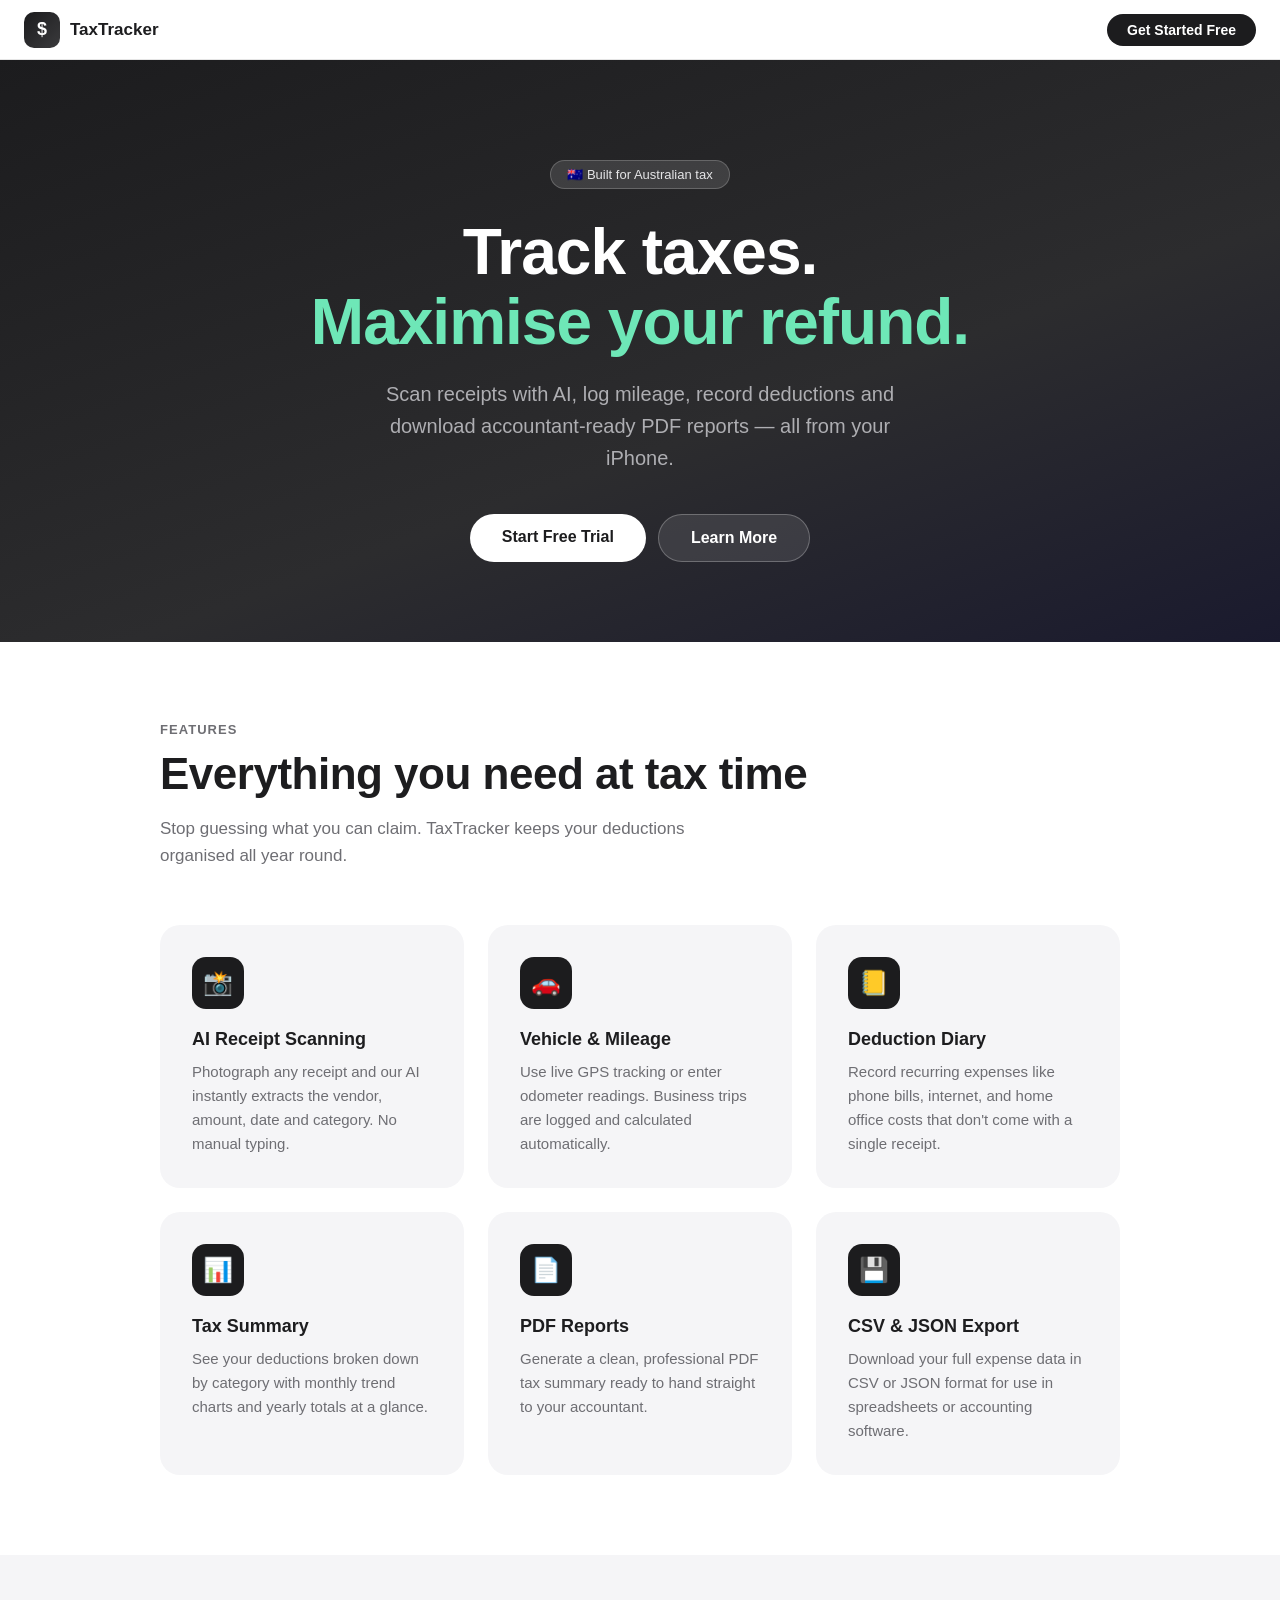
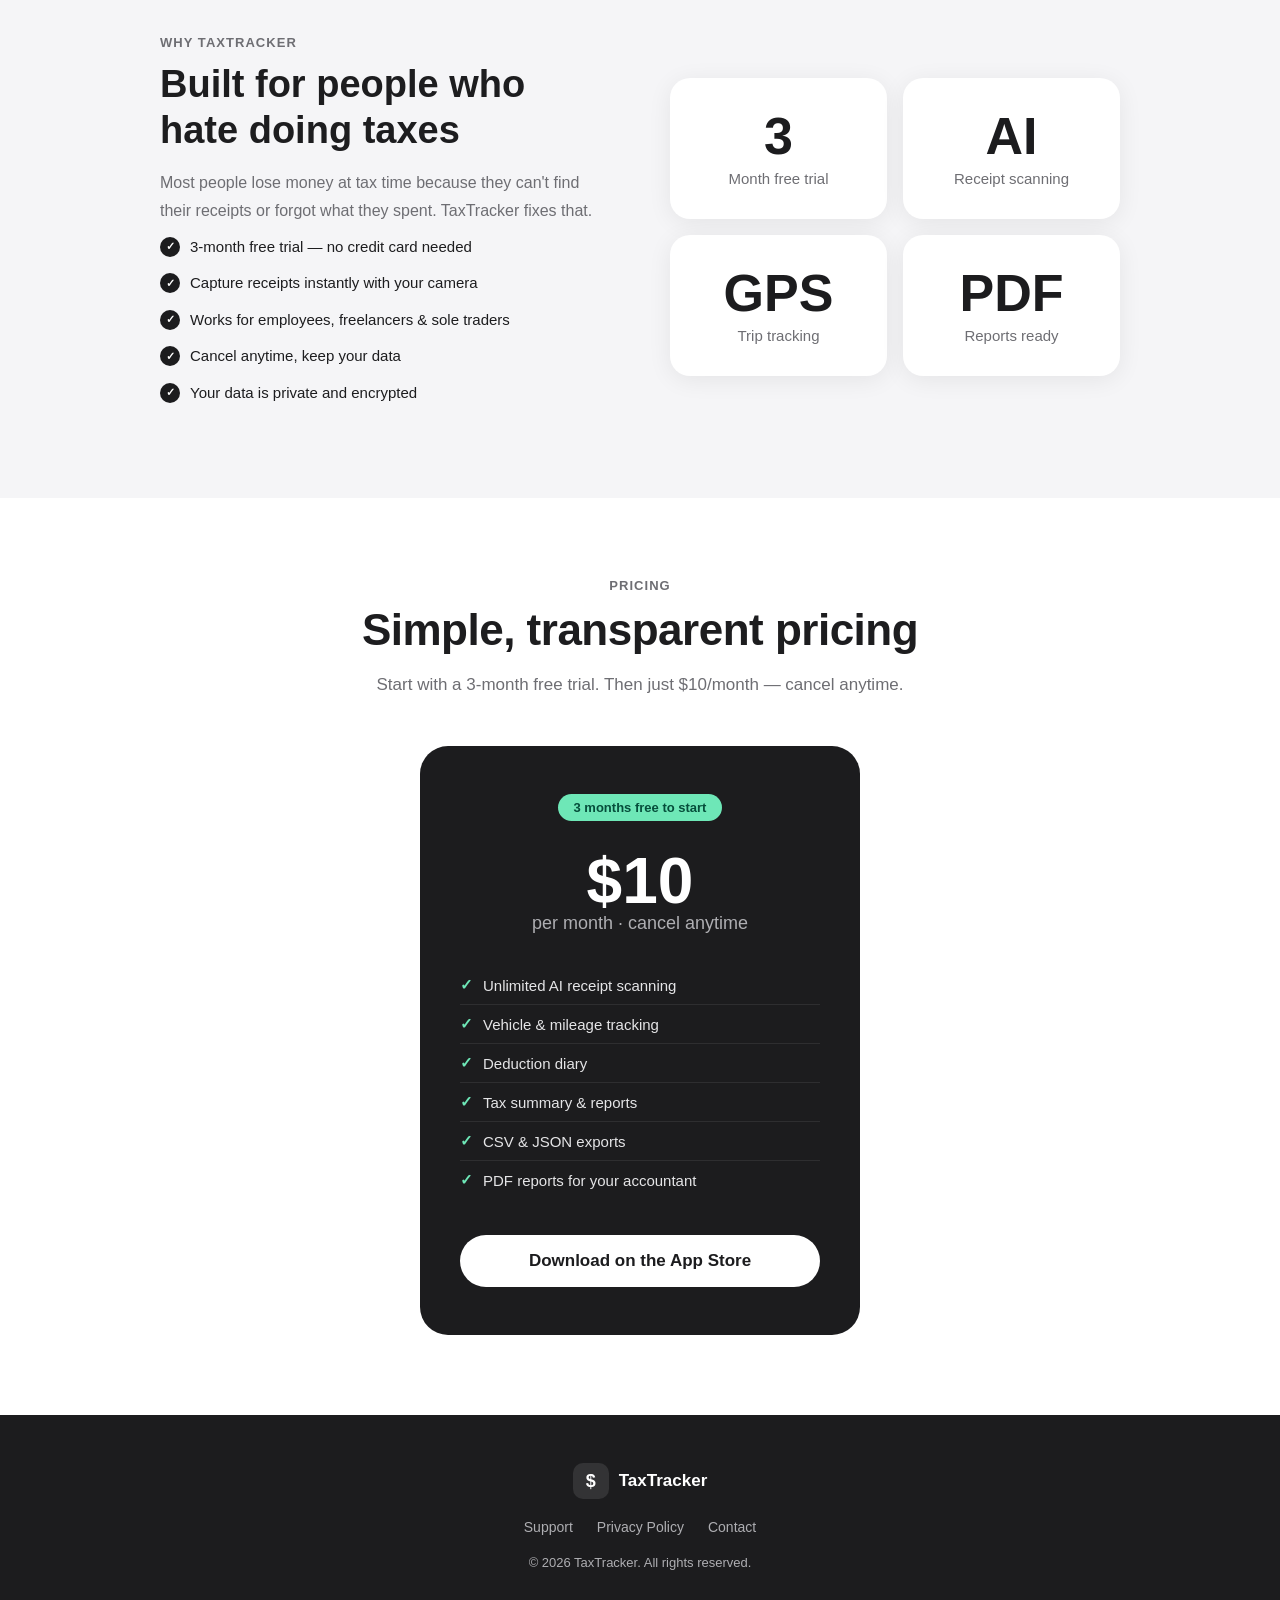
<file: public/index.html>
<!DOCTYPE html>
<html lang="en">
<head>
  <meta charset="UTF-8" />
  <meta name="viewport" content="width=device-width, initial-scale=1.0" />
  <title>TaxTracker — Smart Tax Tracking for Australians</title>
  <meta name="description" content="TaxTracker helps you scan receipts, track mileage, log deductions and generate accountant-ready PDF reports — all from your phone." />
  <style>
    * { margin: 0; padding: 0; box-sizing: border-box; }
    body { font-family: -apple-system, BlinkMacSystemFont, 'Segoe UI', sans-serif; background: #fff; color: #1d1d1f; }

    /* NAV */
    nav {
      position: sticky; top: 0; z-index: 100;
      background: rgba(255,255,255,0.85);
      backdrop-filter: blur(12px);
      border-bottom: 1px solid #e5e5e5;
      padding: 0 24px;
      display: flex; align-items: center; justify-content: space-between;
      height: 60px;
    }
    .nav-brand { display: flex; align-items: center; gap: 10px; }
    .nav-logo {
      width: 36px; height: 36px;
      background: linear-gradient(135deg, #1c1c1e, #3a3a3c);
      border-radius: 10px;
      display: flex; align-items: center; justify-content: center;
      color: #fff; font-weight: 700; font-size: 18px;
    }
    .nav-name { font-size: 17px; font-weight: 700; }
    .nav-cta {
      background: #1c1c1e; color: #fff;
      border: none; border-radius: 20px;
      padding: 8px 20px; font-size: 14px; font-weight: 600;
      cursor: pointer; text-decoration: none;
    }
    .nav-cta:hover { background: #3a3a3c; }

    /* HERO */
    .hero {
      background: linear-gradient(160deg, #1c1c1e 0%, #2c2c2e 60%, #1a1a2e 100%);
      color: #fff;
      padding: 100px 24px 80px;
      text-align: center;
    }
    .hero-badge {
      display: inline-block;
      background: rgba(255,255,255,0.12);
      color: #e5e5e7;
      border: 1px solid rgba(255,255,255,0.2);
      border-radius: 20px;
      padding: 6px 16px;
      font-size: 13px;
      font-weight: 500;
      margin-bottom: 28px;
    }
    .hero h1 {
      font-size: clamp(36px, 6vw, 64px);
      font-weight: 800;
      line-height: 1.1;
      margin-bottom: 20px;
      letter-spacing: -1px;
    }
    .hero h1 span { color: #6ee7b7; }
    .hero p {
      font-size: clamp(16px, 2.5vw, 20px);
      color: #aeaeb2;
      max-width: 560px;
      margin: 0 auto 40px;
      line-height: 1.6;
    }
    .hero-buttons { display: flex; gap: 12px; justify-content: center; flex-wrap: wrap; }
    .btn-primary {
      background: #fff; color: #1c1c1e;
      border-radius: 28px; padding: 14px 32px;
      font-size: 16px; font-weight: 700;
      text-decoration: none; display: inline-block;
    }
    .btn-primary:hover { background: #f2f2f7; }
    .btn-secondary {
      background: rgba(255,255,255,0.1);
      color: #fff;
      border: 1px solid rgba(255,255,255,0.25);
      border-radius: 28px; padding: 14px 32px;
      font-size: 16px; font-weight: 600;
      text-decoration: none; display: inline-block;
    }
    .btn-secondary:hover { background: rgba(255,255,255,0.18); }

    /* FEATURES */
    .section { padding: 80px 24px; }
    .section-inner { max-width: 960px; margin: 0 auto; }
    .section-tag {
      font-size: 13px; font-weight: 600; color: #6e6e73;
      text-transform: uppercase; letter-spacing: 0.08em;
      margin-bottom: 12px;
    }
    .section h2 {
      font-size: clamp(28px, 4vw, 44px);
      font-weight: 800; letter-spacing: -0.5px;
      margin-bottom: 16px;
    }
    .section-sub {
      font-size: 17px; color: #6e6e73;
      max-width: 560px; line-height: 1.6;
      margin-bottom: 56px;
    }

    .features-grid {
      display: grid;
      grid-template-columns: repeat(auto-fit, minmax(260px, 1fr));
      gap: 24px;
    }
    .feature-card {
      background: #f5f5f7;
      border-radius: 20px;
      padding: 32px;
    }
    .feature-icon {
      width: 52px; height: 52px;
      border-radius: 14px;
      background: #1c1c1e;
      display: flex; align-items: center; justify-content: center;
      font-size: 24px;
      margin-bottom: 20px;
    }
    .feature-card h3 { font-size: 18px; font-weight: 700; margin-bottom: 10px; }
    .feature-card p { font-size: 15px; color: #6e6e73; line-height: 1.6; }

    /* HIGHLIGHT BAND */
    .highlight {
      background: #f5f5f7;
      padding: 80px 24px;
    }
    .highlight-inner {
      max-width: 960px; margin: 0 auto;
      display: grid; grid-template-columns: 1fr 1fr; gap: 60px; align-items: center;
    }
    @media (max-width: 680px) {
      .highlight-inner { grid-template-columns: 1fr; gap: 40px; }
    }
    .highlight h2 { font-size: clamp(26px, 3.5vw, 38px); font-weight: 800; margin-bottom: 16px; line-height: 1.2; }
    .highlight p { font-size: 16px; color: #6e6e73; line-height: 1.7; margin-bottom: 12px; }
    .check-list { list-style: none; }
    .check-list li {
      display: flex; align-items: flex-start; gap: 10px;
      font-size: 15px; color: #1d1d1f;
      margin-bottom: 14px; line-height: 1.5;
    }
    .check-list li::before {
      content: "✓";
      background: #1c1c1e; color: #fff;
      width: 20px; height: 20px; border-radius: 50%;
      display: flex; align-items: center; justify-content: center;
      font-size: 11px; font-weight: 700; flex-shrink: 0; margin-top: 1px;
    }
    .stat-box {
      background: #fff;
      border-radius: 20px;
      padding: 32px;
      text-align: center;
      box-shadow: 0 4px 24px rgba(0,0,0,0.07);
    }
    .stat-box .stat-num { font-size: 52px; font-weight: 800; color: #1c1c1e; line-height: 1; margin-bottom: 8px; }
    .stat-box .stat-label { font-size: 15px; color: #6e6e73; }
    .stat-grid { display: grid; grid-template-columns: 1fr 1fr; gap: 16px; }

    /* PRICING */
    .pricing-card {
      max-width: 440px; margin: 0 auto;
      background: #1c1c1e;
      border-radius: 28px;
      padding: 48px 40px;
      color: #fff;
      text-align: center;
    }
    .pricing-card .price { font-size: 64px; font-weight: 800; line-height: 1; }
    .pricing-card .period { font-size: 18px; color: #aeaeb2; margin-bottom: 32px; }
    .pricing-card .trial-badge {
      display: inline-block;
      background: #6ee7b7; color: #064e3b;
      border-radius: 20px; padding: 6px 16px;
      font-size: 13px; font-weight: 700;
      margin-bottom: 28px;
    }
    .pricing-list { list-style: none; text-align: left; margin-bottom: 36px; }
    .pricing-list li {
      padding: 10px 0;
      border-bottom: 1px solid rgba(255,255,255,0.08);
      font-size: 15px; color: #e5e5e7;
      display: flex; align-items: center; gap: 10px;
    }
    .pricing-list li:last-child { border-bottom: none; }
    .pricing-list li::before { content: "✓"; color: #6ee7b7; font-weight: 700; }
    .pricing-cta {
      display: block; width: 100%;
      background: #fff; color: #1c1c1e;
      border: none; border-radius: 28px;
      padding: 16px; font-size: 17px; font-weight: 700;
      cursor: pointer; text-decoration: none;
    }
    .pricing-cta:hover { background: #f2f2f7; }

    /* FOOTER */
    footer {
      background: #1c1c1e;
      color: #aeaeb2;
      padding: 48px 24px;
      text-align: center;
    }
    footer .footer-brand { display: flex; align-items: center; gap: 10px; justify-content: center; margin-bottom: 20px; }
    footer .footer-logo {
      width: 36px; height: 36px;
      background: rgba(255,255,255,0.1);
      border-radius: 10px;
      display: flex; align-items: center; justify-content: center;
      color: #fff; font-weight: 700; font-size: 18px;
    }
    footer .footer-name { color: #fff; font-size: 17px; font-weight: 700; }
    footer .footer-links { display: flex; gap: 24px; justify-content: center; flex-wrap: wrap; margin-bottom: 20px; }
    footer .footer-links a { color: #aeaeb2; text-decoration: none; font-size: 14px; }
    footer .footer-links a:hover { color: #fff; }
    footer .footer-copy { font-size: 13px; }
  </style>
</head>
<body>

  <nav>
    <div class="nav-brand">
      <div class="nav-logo">$</div>
      <span class="nav-name">TaxTracker</span>
    </div>
    <a href="#pricing" class="nav-cta">Get Started Free</a>
  </nav>

  <!-- HERO -->
  <section class="hero">
    <div class="hero-badge">🇦🇺 Built for Australian tax</div>
    <h1>Track taxes.<br><span>Maximise your refund.</span></h1>
    <p>Scan receipts with AI, log mileage, record deductions and download accountant-ready PDF reports — all from your iPhone.</p>
    <div class="hero-buttons">
      <a href="#pricing" class="btn-primary">Start Free Trial</a>
      <a href="/support.html" class="btn-secondary">Learn More</a>
    </div>
  </section>

  <!-- FEATURES -->
  <section class="section">
    <div class="section-inner">
      <div class="section-tag">Features</div>
      <h2>Everything you need at tax time</h2>
      <p class="section-sub">Stop guessing what you can claim. TaxTracker keeps your deductions organised all year round.</p>
      <div class="features-grid">
        <div class="feature-card">
          <div class="feature-icon">📸</div>
          <h3>AI Receipt Scanning</h3>
          <p>Photograph any receipt and our AI instantly extracts the vendor, amount, date and category. No manual typing.</p>
        </div>
        <div class="feature-card">
          <div class="feature-icon">🚗</div>
          <h3>Vehicle & Mileage</h3>
          <p>Use live GPS tracking or enter odometer readings. Business trips are logged and calculated automatically.</p>
        </div>
        <div class="feature-card">
          <div class="feature-icon">📒</div>
          <h3>Deduction Diary</h3>
          <p>Record recurring expenses like phone bills, internet, and home office costs that don't come with a single receipt.</p>
        </div>
        <div class="feature-card">
          <div class="feature-icon">📊</div>
          <h3>Tax Summary</h3>
          <p>See your deductions broken down by category with monthly trend charts and yearly totals at a glance.</p>
        </div>
        <div class="feature-card">
          <div class="feature-icon">📄</div>
          <h3>PDF Reports</h3>
          <p>Generate a clean, professional PDF tax summary ready to hand straight to your accountant.</p>
        </div>
        <div class="feature-card">
          <div class="feature-icon">💾</div>
          <h3>CSV & JSON Export</h3>
          <p>Download your full expense data in CSV or JSON format for use in spreadsheets or accounting software.</p>
        </div>
      </div>
    </div>
  </section>

  <!-- HIGHLIGHT -->
  <div class="highlight">
    <div class="highlight-inner">
      <div>
        <div class="section-tag">Why TaxTracker</div>
        <h2>Built for people who hate doing taxes</h2>
        <p>Most people lose money at tax time because they can't find their receipts or forgot what they spent. TaxTracker fixes that.</p>
        <ul class="check-list">
          <li>3-month free trial — no credit card needed</li>
          <li>Capture receipts instantly with your camera</li>
          <li>Works for employees, freelancers & sole traders</li>
          <li>Cancel anytime, keep your data</li>
          <li>Your data is private and encrypted</li>
        </ul>
      </div>
      <div class="stat-grid">
        <div class="stat-box">
          <div class="stat-num">3</div>
          <div class="stat-label">Month free trial</div>
        </div>
        <div class="stat-box">
          <div class="stat-num">AI</div>
          <div class="stat-label">Receipt scanning</div>
        </div>
        <div class="stat-box">
          <div class="stat-num">GPS</div>
          <div class="stat-label">Trip tracking</div>
        </div>
        <div class="stat-box">
          <div class="stat-num">PDF</div>
          <div class="stat-label">Reports ready</div>
        </div>
      </div>
    </div>
  </div>

  <!-- PRICING -->
  <section class="section" id="pricing">
    <div class="section-inner" style="text-align:center">
      <div class="section-tag">Pricing</div>
      <h2>Simple, transparent pricing</h2>
      <p class="section-sub" style="margin: 0 auto 48px;">Start with a 3-month free trial. Then just $10/month — cancel anytime.</p>
      <div class="pricing-card">
        <div class="trial-badge">3 months free to start</div>
        <div class="price">$10</div>
        <div class="period">per month · cancel anytime</div>
        <ul class="pricing-list">
          <li>Unlimited AI receipt scanning</li>
          <li>Vehicle & mileage tracking</li>
          <li>Deduction diary</li>
          <li>Tax summary & reports</li>
          <li>CSV & JSON exports</li>
          <li>PDF reports for your accountant</li>
        </ul>
        <a href="#" class="pricing-cta">Download on the App Store</a>
      </div>
    </div>
  </section>

  <footer>
    <div class="footer-brand">
      <div class="footer-logo">$</div>
      <span class="footer-name">TaxTracker</span>
    </div>
    <div class="footer-links">
      <a href="/support.html">Support</a>
      <a href="/support.html#privacy">Privacy Policy</a>
      <a href="mailto:support@taxtracker.app">Contact</a>
    </div>
    <div class="footer-copy">&copy; 2026 TaxTracker. All rights reserved.</div>
  </footer>

</body>
</html>
</file>
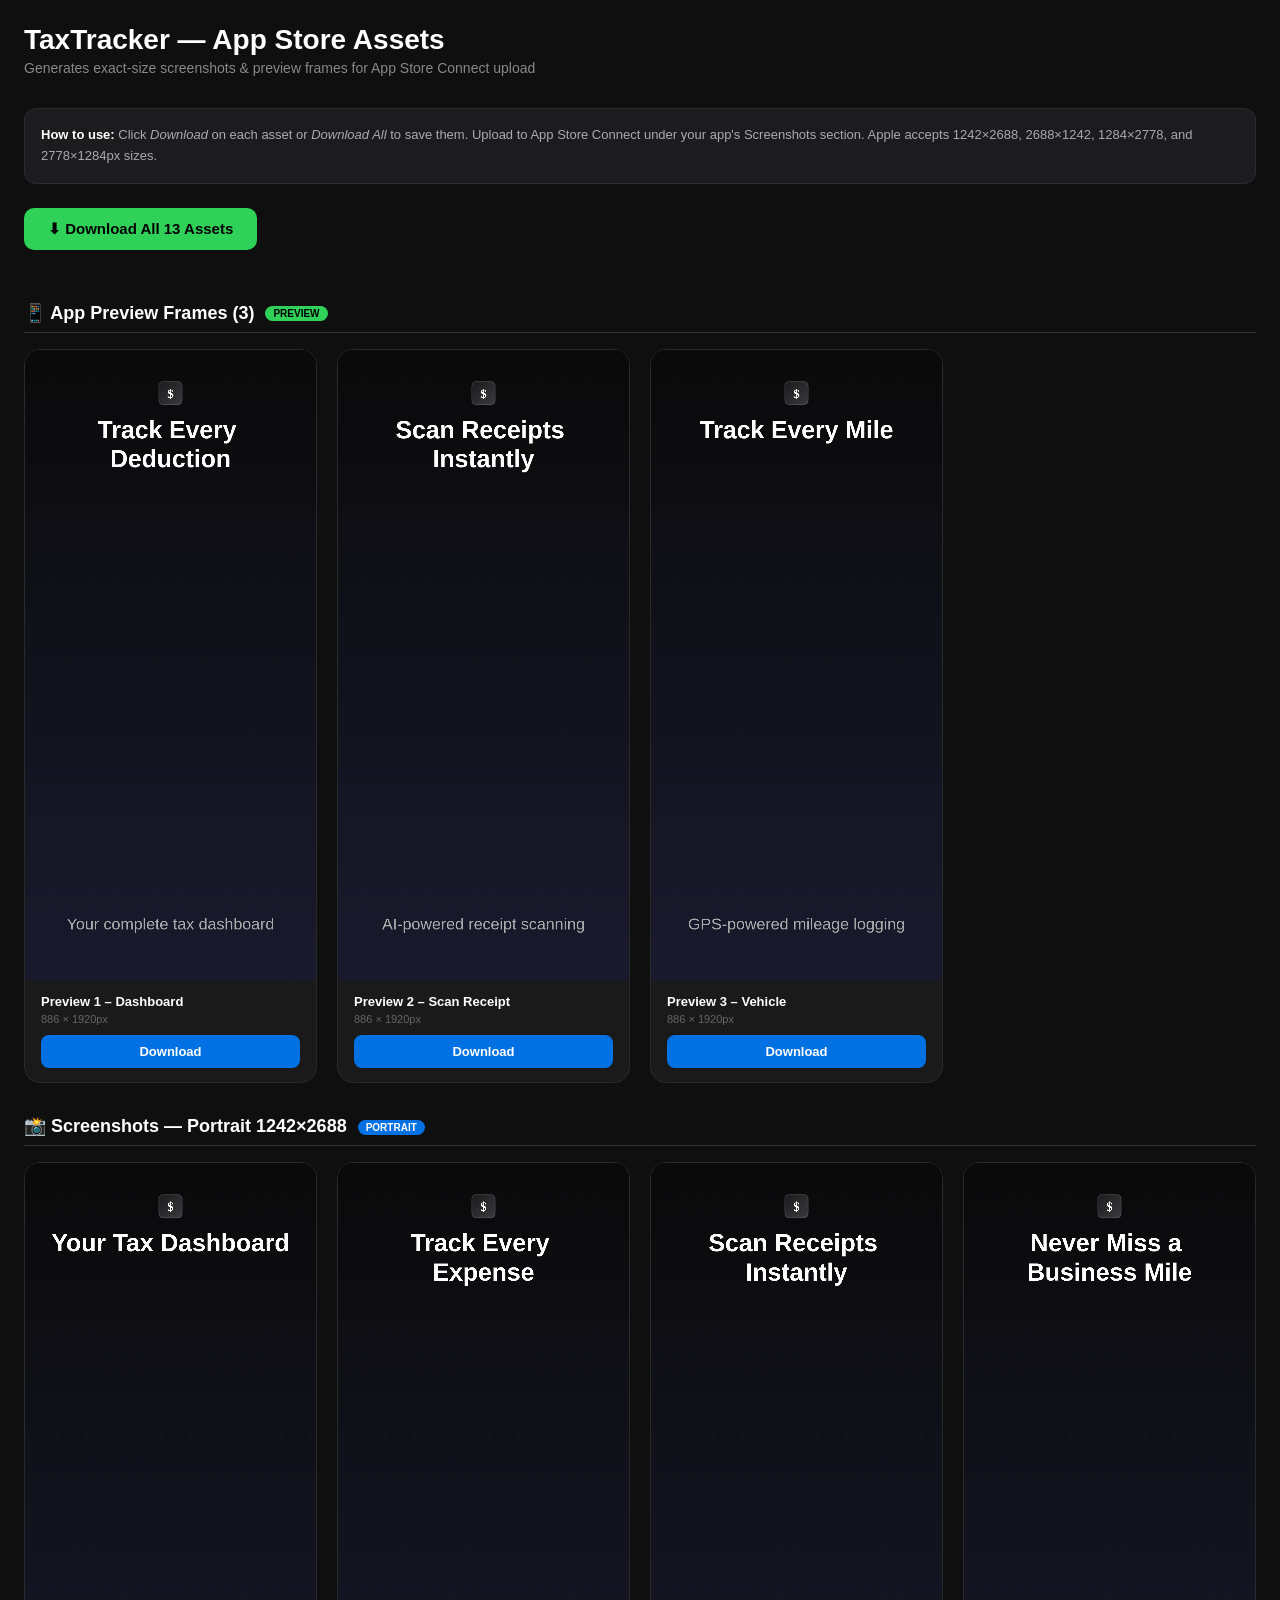
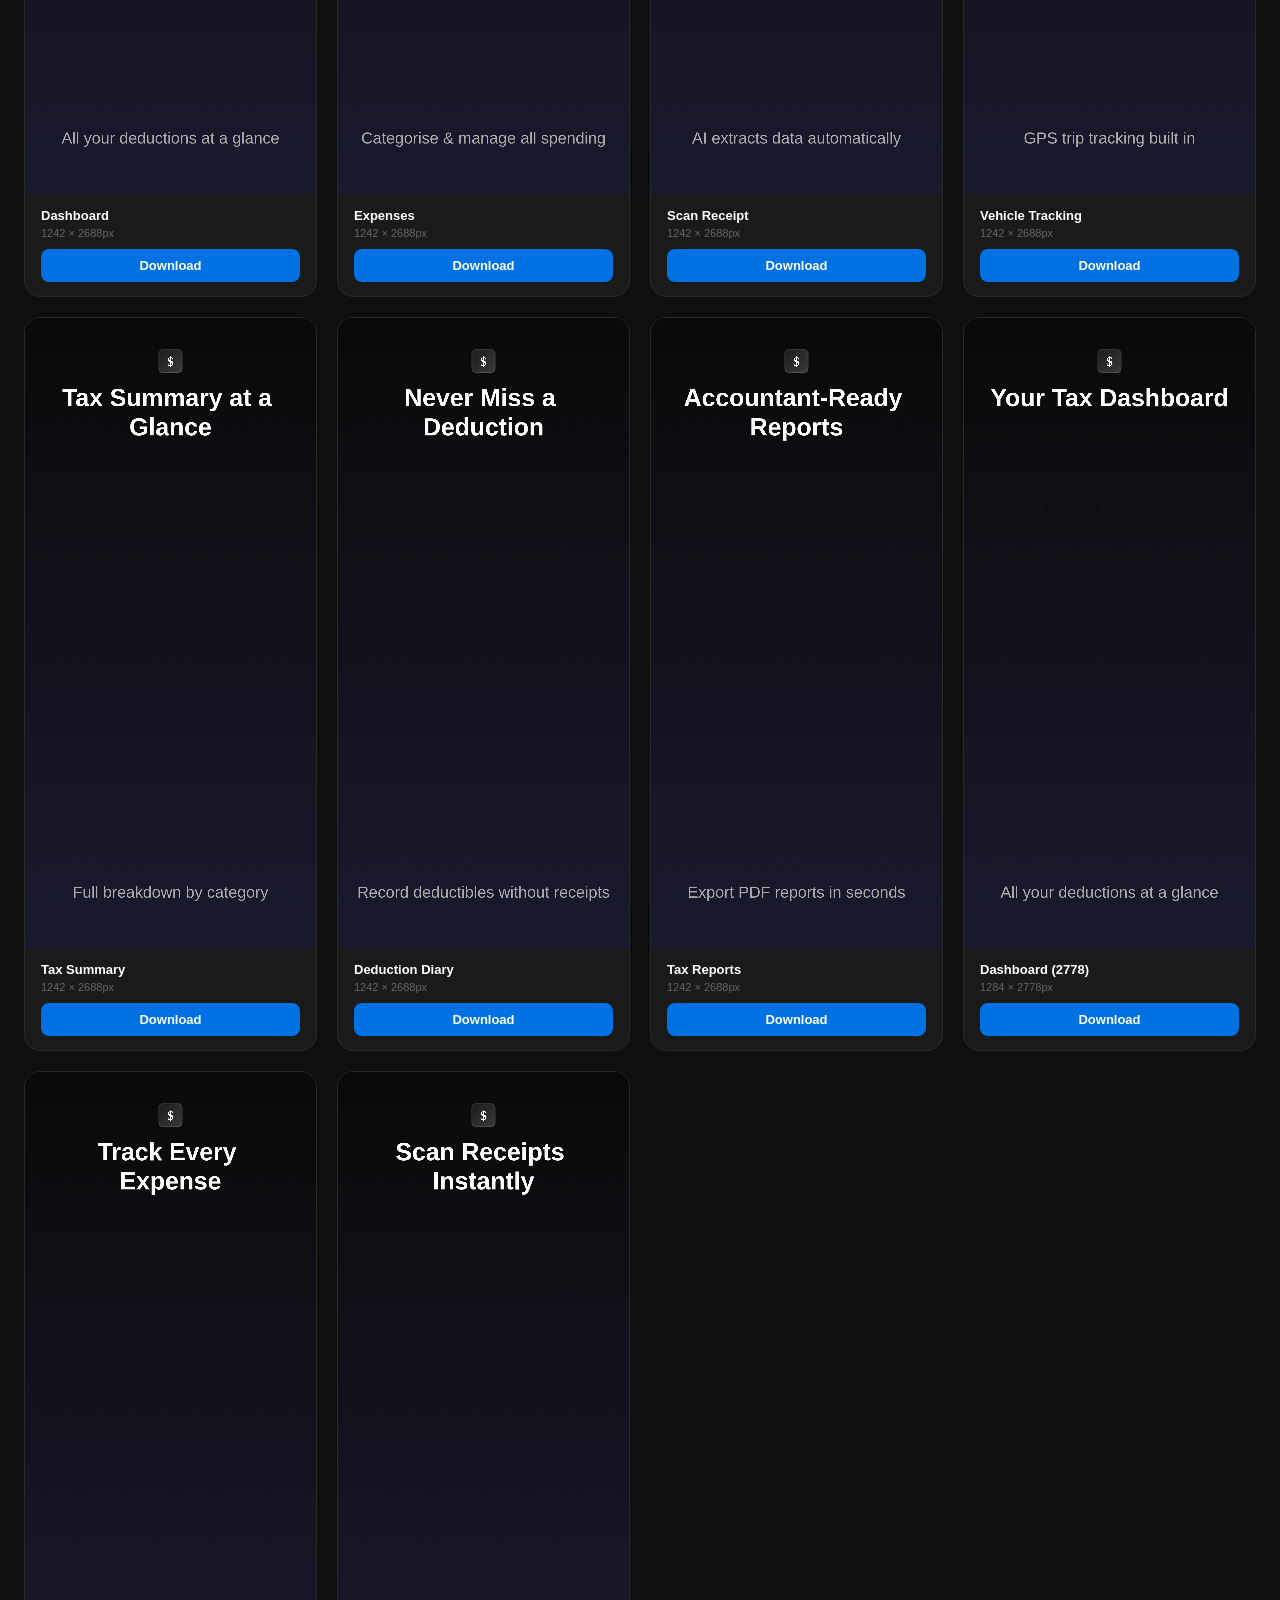
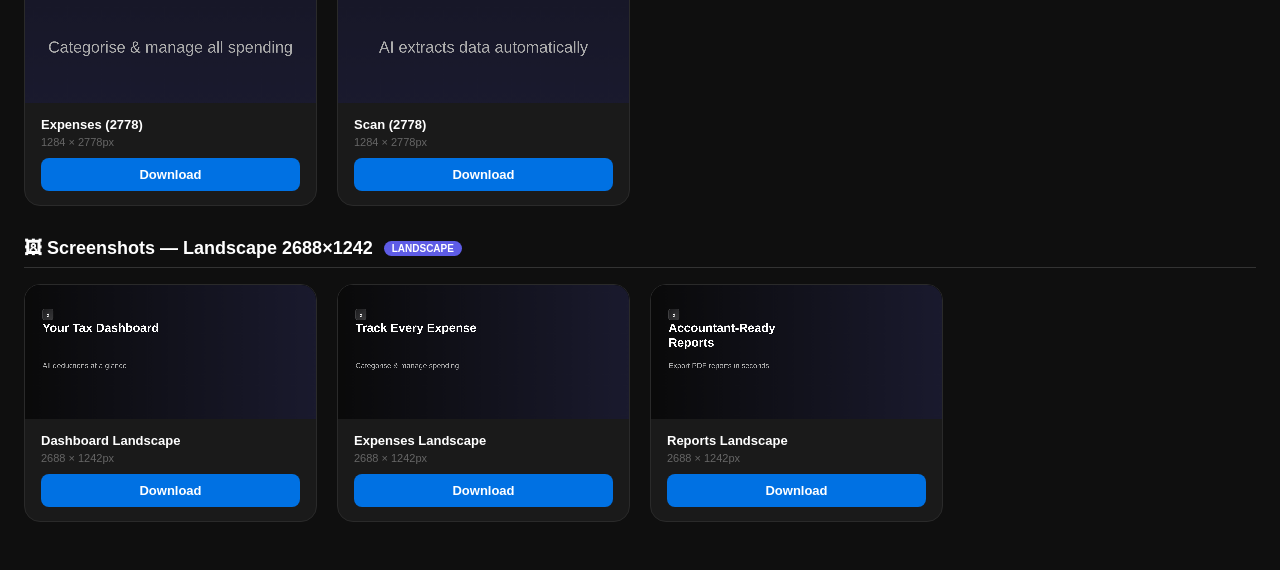
<file: public/appstore-assets.html>
<!DOCTYPE html>
<html lang="en">
<head>
<meta charset="UTF-8">
<meta name="viewport" content="width=device-width, initial-scale=1.0">
<title>TaxTracker – App Store Assets Generator</title>
<style>
  * { margin: 0; padding: 0; box-sizing: border-box; }
  body { font-family: -apple-system, BlinkMacSystemFont, 'Segoe UI', sans-serif; background: #0f0f0f; color: #fff; padding: 24px; }
  h1 { font-size: 28px; font-weight: 700; margin-bottom: 4px; }
  .subtitle { color: #888; font-size: 14px; margin-bottom: 32px; }
  .section-title { font-size: 18px; font-weight: 600; color: #fff; margin: 32px 0 16px; padding-bottom: 8px; border-bottom: 1px solid #333; }
  .grid { display: grid; grid-template-columns: repeat(auto-fill, minmax(280px, 1fr)); gap: 20px; margin-bottom: 24px; }
  .asset-card { background: #1a1a1a; border-radius: 16px; overflow: hidden; border: 1px solid #2a2a2a; }
  .preview-wrap { position: relative; width: 100%; aspect-ratio: 9/19.5; overflow: hidden; background: #000; }
  .preview-wrap.landscape { aspect-ratio: 19.5/9; }
  .preview-wrap canvas { position: absolute; inset: 0; width: 100% !important; height: 100% !important; }
  .card-info { padding: 14px 16px; }
  .card-title { font-size: 13px; font-weight: 600; margin-bottom: 4px; }
  .card-size { font-size: 11px; color: #666; margin-bottom: 10px; }
  .btn-download { display: block; width: 100%; padding: 9px; background: #0071e3; color: #fff; border: none; border-radius: 8px; font-size: 13px; font-weight: 600; cursor: pointer; transition: background 0.2s; }
  .btn-download:hover { background: #0077ed; }
  .btn-download:disabled { background: #333; color: #666; cursor: default; }
  .btn-all { display: inline-block; margin-bottom: 20px; padding: 12px 24px; background: #30d158; color: #000; border: none; border-radius: 10px; font-size: 15px; font-weight: 700; cursor: pointer; }
  .btn-all:hover { background: #25b347; }
  .note { background: #1c1c1e; border: 1px solid #2c2c2e; border-radius: 12px; padding: 16px; margin-bottom: 24px; font-size: 13px; color: #ababab; line-height: 1.6; }
  .note strong { color: #fff; }
  .badge { display: inline-block; padding: 2px 8px; border-radius: 20px; font-size: 10px; font-weight: 700; margin-left: 6px; vertical-align: middle; }
  .badge-portrait { background: #0071e3; }
  .badge-landscape { background: #5e5ce6; }
  .badge-preview { background: #30d158; color: #000; }
  .progress { display: none; margin-top: 8px; font-size: 11px; color: #888; }
</style>
</head>
<body>

<h1>TaxTracker — App Store Assets</h1>
<p class="subtitle">Generates exact-size screenshots & preview frames for App Store Connect upload</p>

<div class="note">
  <strong>How to use:</strong> Click <em>Download</em> on each asset or <em>Download All</em> to save them. Upload to App Store Connect under your app's Screenshots section. Apple accepts 1242×2688, 2688×1242, 1284×2778, and 2778×1284px sizes.
</div>

<button class="btn-all" onclick="downloadAll()">⬇ Download All 13 Assets</button>

<div class="section-title">📱 App Preview Frames (3) <span class="badge badge-preview">PREVIEW</span></div>
<div class="grid" id="preview-grid"></div>

<div class="section-title">📸 Screenshots — Portrait 1242×2688 <span class="badge badge-portrait">PORTRAIT</span></div>
<div class="grid" id="portrait-grid"></div>

<div class="section-title">🖼 Screenshots — Landscape 2688×1242 <span class="badge badge-landscape">LANDSCAPE</span></div>
<div class="grid" id="landscape-grid"></div>

<script>
// ─── Real app screen URLs from base44 captures ───────────────────────────────
const SCREENS = {
  dashboard:  'https://media.base44.com/images/public/696376c210ed2a7dd77824b7/024982add_generated_image.png',
  expenses:   'https://media.base44.com/images/public/696376c210ed2a7dd77824b7/a260718ca_generated_image.png',
  scan:       'https://media.base44.com/images/public/696376c210ed2a7dd77824b7/656d0263d_generated_image.png',
  vehicle:    'https://media.base44.com/images/public/696376c210ed2a7dd77824b7/cdc7f6e4a_generated_image.png',
  taxsummary: 'https://media.base44.com/images/public/696376c210ed2a7dd77824b7/1cef7788d_generated_image.png',
  diary:      'https://media.base44.com/images/public/696376c210ed2a7dd77824b7/9bac834b8_generated_image.png',
  reports:    'https://media.base44.com/images/public/696376c210ed2a7dd77824b7/634bdbc49_generated_image.png',
  sub:        'https://media.base44.com/images/public/696376c210ed2a7dd77824b7/a10c19f9b_generated_image.png',
};

// ─── Asset definitions ────────────────────────────────────────────────────────
const PREVIEWS = [
  { id: 'prev1', title: 'Preview 1 – Dashboard', screen: 'dashboard', headline: 'Track Every Deduction', sub: 'Your complete tax dashboard', w: 886, h: 1920, filename: 'preview-dashboard.png' },
  { id: 'prev2', title: 'Preview 2 – Scan Receipt', screen: 'scan',     headline: 'Scan Receipts Instantly', sub: 'AI-powered receipt scanning', w: 886, h: 1920, filename: 'preview-scan.png' },
  { id: 'prev3', title: 'Preview 3 – Vehicle', screen: 'vehicle',   headline: 'Track Every Mile', sub: 'GPS-powered mileage logging', w: 886, h: 1920, filename: 'preview-vehicle.png' },
];

const PORTRAITS = [
  { id: 'ss1',  title: 'Dashboard',        screen: 'dashboard',  headline: 'Your Tax Dashboard',        sub: 'All your deductions at a glance',      w: 1242, h: 2688, filename: 'ss-dashboard-1242.png' },
  { id: 'ss2',  title: 'Expenses',         screen: 'expenses',   headline: 'Track Every Expense',        sub: 'Categorise & manage all spending',     w: 1242, h: 2688, filename: 'ss-expenses-1242.png' },
  { id: 'ss3',  title: 'Scan Receipt',     screen: 'scan',       headline: 'Scan Receipts Instantly',    sub: 'AI extracts data automatically',       w: 1242, h: 2688, filename: 'ss-scan-1242.png' },
  { id: 'ss4',  title: 'Vehicle Tracking', screen: 'vehicle',    headline: 'Never Miss a Business Mile', sub: 'GPS trip tracking built in',           w: 1242, h: 2688, filename: 'ss-vehicle-1242.png' },
  { id: 'ss5',  title: 'Tax Summary',      screen: 'taxsummary', headline: 'Tax Summary at a Glance',    sub: 'Full breakdown by category',           w: 1242, h: 2688, filename: 'ss-taxsummary-1242.png' },
  { id: 'ss6',  title: 'Deduction Diary',  screen: 'diary',      headline: 'Never Miss a Deduction',     sub: 'Record deductibles without receipts',  w: 1242, h: 2688, filename: 'ss-diary-1242.png' },
  { id: 'ss7',  title: 'Tax Reports',      screen: 'reports',    headline: 'Accountant-Ready Reports',   sub: 'Export PDF reports in seconds',        w: 1242, h: 2688, filename: 'ss-reports-1242.png' },
  { id: 'ss8',  title: 'Dashboard (2778)', screen: 'dashboard',  headline: 'Your Tax Dashboard',         sub: 'All your deductions at a glance',      w: 1284, h: 2778, filename: 'ss-dashboard-1284.png' },
  { id: 'ss9',  title: 'Expenses (2778)',  screen: 'expenses',   headline: 'Track Every Expense',        sub: 'Categorise & manage all spending',     w: 1284, h: 2778, filename: 'ss-expenses-1284.png' },
  { id: 'ss10', title: 'Scan (2778)',      screen: 'scan',       headline: 'Scan Receipts Instantly',    sub: 'AI extracts data automatically',       w: 1284, h: 2778, filename: 'ss-scan-1284.png' },
];

const LANDSCAPES = [
  { id: 'ls1', title: 'Dashboard Landscape', screen: 'dashboard',  headline: 'Your Tax Dashboard',      sub: 'All deductions at a glance',    w: 2688, h: 1242, filename: 'ls-dashboard-2688.png' },
  { id: 'ls2', title: 'Expenses Landscape',  screen: 'expenses',   headline: 'Track Every Expense',     sub: 'Categorise & manage spending',  w: 2688, h: 1242, filename: 'ls-expenses-2688.png' },
  { id: 'ls3', title: 'Reports Landscape',   screen: 'reports',    headline: 'Accountant-Ready Reports', sub: 'Export PDF reports in seconds', w: 2688, h: 1242, filename: 'ls-reports-2688.png' },
];

// ─── Canvas renderer ──────────────────────────────────────────────────────────
function loadImage(url) {
  return new Promise((res, rej) => {
    const img = new Image();
    img.crossOrigin = 'anonymous';
    img.onload = () => res(img);
    img.onerror = () => {
      // fallback – draw nothing for that image
      res(null);
    };
    img.src = url + '?v=' + Date.now();
  });
}

async function renderAsset(def, canvas) {
  const { w, h, screen, headline, sub } = def;
  canvas.width = w;
  canvas.height = h;
  const ctx = canvas.getContext('2d');
  const isLandscape = w > h;

  // --- Background gradient ---
  const grad = ctx.createLinearGradient(0, 0, isLandscape ? w : 0, isLandscape ? 0 : h);
  grad.addColorStop(0, '#0a0a0a');
  grad.addColorStop(1, '#1a1a2e');
  ctx.fillStyle = grad;
  ctx.fillRect(0, 0, w, h);

  // --- Load screen image ---
  const screenImg = await loadImage(SCREENS[screen]);

  if (isLandscape) {
    // Landscape: text left, phone right
    const phoneH = h * 0.85;
    const phoneW = phoneH * 0.47;
    const phoneX = w * 0.55;
    const phoneY = (h - phoneH) / 2;

    if (screenImg) drawPhoneFrame(ctx, screenImg, phoneX, phoneY, phoneW, phoneH);

    // Text
    const textX = w * 0.06;
    ctx.fillStyle = '#ffffff';
    ctx.font = `bold ${h * 0.09}px -apple-system, BlinkMacSystemFont, sans-serif`;
    wrapText(ctx, headline, textX, h * 0.35, w * 0.44, h * 0.11);
    ctx.fillStyle = '#ababab';
    ctx.font = `${h * 0.055}px -apple-system, BlinkMacSystemFont, sans-serif`;
    wrapText(ctx, sub, textX, h * 0.62, w * 0.44, h * 0.07);

    // Logo mark
    drawLogoMark(ctx, textX, h * 0.18, h * 0.08);

  } else {
    // Portrait: headline top, phone middle, sub bottom
    const phoneH = h * 0.62;
    const phoneW = phoneH * 0.47;
    const phoneX = (w - phoneW) / 2;
    const phoneY = h * 0.22;

    if (screenImg) drawPhoneFrame(ctx, screenImg, phoneX, phoneY, phoneW, phoneH);

    // Logo mark top
    drawLogoMark(ctx, w / 2 - w * 0.04, h * 0.05, w * 0.08);

    // Headline
    ctx.fillStyle = '#ffffff';
    ctx.textAlign = 'center';
    ctx.font = `bold ${w * 0.085}px -apple-system, BlinkMacSystemFont, sans-serif`;
    wrapText(ctx, headline, w / 2, h * 0.14, w * 0.85, w * 0.1, true);

    // Sub bottom
    ctx.fillStyle = '#ababab';
    ctx.font = `${w * 0.055}px -apple-system, BlinkMacSystemFont, sans-serif`;
    ctx.textAlign = 'center';
    ctx.fillText(sub, w / 2, h * 0.92);

    ctx.textAlign = 'left';
  }
}

function drawPhoneFrame(ctx, screenImg, x, y, pw, ph) {
  const r = pw * 0.1; // corner radius
  // Drop shadow
  ctx.save();
  ctx.shadowColor = 'rgba(0,0,0,0.7)';
  ctx.shadowBlur = pw * 0.12;
  ctx.shadowOffsetY = pw * 0.06;
  // Phone body
  roundRect(ctx, x, y, pw, ph, r);
  ctx.fillStyle = '#1a1a1a';
  ctx.fill();
  ctx.restore();

  // Screen area (inset)
  const inset = pw * 0.04;
  const screenX = x + inset;
  const screenY = y + inset + pw * 0.06; // notch space
  const screenW = pw - inset * 2;
  const screenH = ph - inset * 2 - pw * 0.06 - pw * 0.04;

  ctx.save();
  roundRect(ctx, screenX, screenY, screenW, screenH, r * 0.5);
  ctx.clip();
  // Draw app screenshot scaled to fill screen area
  const imgAspect = screenImg.width / screenImg.height;
  const screenAspect = screenW / screenH;
  let drawW, drawH, drawX, drawY;
  if (imgAspect > screenAspect) {
    drawH = screenH;
    drawW = drawH * imgAspect;
    drawX = screenX + (screenW - drawW) / 2;
    drawY = screenY;
  } else {
    drawW = screenW;
    drawH = drawW / imgAspect;
    drawX = screenX;
    drawY = screenY + (screenH - drawH) / 2;
  }
  ctx.drawImage(screenImg, drawX, drawY, drawW, drawH);
  ctx.restore();

  // Phone border overlay
  ctx.save();
  roundRect(ctx, x, y, pw, ph, r);
  ctx.strokeStyle = 'rgba(255,255,255,0.15)';
  ctx.lineWidth = pw * 0.015;
  ctx.stroke();
  ctx.restore();

  // Dynamic island / notch
  ctx.save();
  ctx.fillStyle = '#000';
  const niW = pw * 0.28;
  const niH = pw * 0.04;
  const niX = x + pw / 2 - niW / 2;
  const niY = y + inset * 0.6;
  roundRect(ctx, niX, niY, niW, niH, niH / 2);
  ctx.fill();
  ctx.restore();
}

function drawLogoMark(ctx, cx, cy, size) {
  // Rounded square
  ctx.save();
  roundRect(ctx, cx, cy, size, size, size * 0.22);
  const grad = ctx.createLinearGradient(cx, cy, cx + size, cy + size);
  grad.addColorStop(0, '#1c1c1e');
  grad.addColorStop(1, '#3a3a3c');
  ctx.fillStyle = grad;
  ctx.fill();
  ctx.strokeStyle = 'rgba(255,255,255,0.15)';
  ctx.lineWidth = size * 0.04;
  ctx.stroke();
  // "$" text
  ctx.fillStyle = '#fff';
  ctx.font = `bold ${size * 0.55}px -apple-system`;
  ctx.textAlign = 'center';
  ctx.fillText('$', cx + size / 2, cy + size * 0.7);
  ctx.restore();
}

function roundRect(ctx, x, y, w, h, r) {
  ctx.beginPath();
  ctx.moveTo(x + r, y);
  ctx.lineTo(x + w - r, y);
  ctx.quadraticCurveTo(x + w, y, x + w, y + r);
  ctx.lineTo(x + w, y + h - r);
  ctx.quadraticCurveTo(x + w, y + h, x + w - r, y + h);
  ctx.lineTo(x + r, y + h);
  ctx.quadraticCurveTo(x, y + h, x, y + h - r);
  ctx.lineTo(x, y + r);
  ctx.quadraticCurveTo(x, y, x + r, y);
  ctx.closePath();
}

function wrapText(ctx, text, x, y, maxW, lineH, centered = false) {
  const words = text.split(' ');
  let line = '';
  for (let i = 0; i < words.length; i++) {
    const test = line + words[i] + ' ';
    if (ctx.measureText(test).width > maxW && i > 0) {
      if (centered) {
        ctx.fillText(line, x, y);
      } else {
        ctx.fillText(line, x, y);
      }
      line = words[i] + ' ';
      y += lineH;
    } else {
      line = test;
    }
  }
  ctx.fillText(line.trim(), x, y);
}

// ─── Build cards ──────────────────────────────────────────────────────────────
function makeCard(def, isLandscape) {
  const card = document.createElement('div');
  card.className = 'asset-card';

  const wrap = document.createElement('div');
  wrap.className = isLandscape ? 'preview-wrap landscape' : 'preview-wrap';

  const canvas = document.createElement('canvas');
  wrap.appendChild(canvas);
  card.appendChild(wrap);

  const info = document.createElement('div');
  info.className = 'card-info';
  info.innerHTML = `
    <div class="card-title">${def.title}</div>
    <div class="card-size">${def.w} × ${def.h}px</div>
    <button class="btn-download" id="btn-${def.id}" disabled>Loading...</button>
    <div class="progress" id="prog-${def.id}">Rendering…</div>
  `;
  card.appendChild(info);

  // Render
  renderAsset(def, canvas).then(() => {
    const btn = document.getElementById('btn-' + def.id);
    btn.disabled = false;
    btn.textContent = 'Download';
    btn.onclick = () => {
      const a = document.createElement('a');
      a.download = def.filename;
      a.href = canvas.toDataURL('image/png');
      a.click();
    };
  });

  return { card, canvas, def };
}

const allCards = [];

// Previews
const prevGrid = document.getElementById('preview-grid');
PREVIEWS.forEach(def => {
  const { card, canvas } = makeCard(def, false);
  prevGrid.appendChild(card);
  allCards.push({ canvas, def });
});

// Portraits (10)
const porGrid = document.getElementById('portrait-grid');
PORTRAITS.forEach(def => {
  const { card, canvas } = makeCard(def, false);
  porGrid.appendChild(card);
  allCards.push({ canvas, def });
});

// Landscapes
const lsGrid = document.getElementById('landscape-grid');
LANDSCAPES.forEach(def => {
  const { card, canvas } = makeCard(def, true);
  lsGrid.appendChild(card);
  allCards.push({ canvas, def });
});

// ─── Download all ─────────────────────────────────────────────────────────────
async function downloadAll() {
  for (const { canvas, def } of allCards) {
    await new Promise(res => setTimeout(res, 200));
    const a = document.createElement('a');
    a.download = def.filename;
    a.href = canvas.toDataURL('image/png');
    a.click();
    await new Promise(res => setTimeout(res, 300));
  }
}
</script>
</body>
</html>
</file>
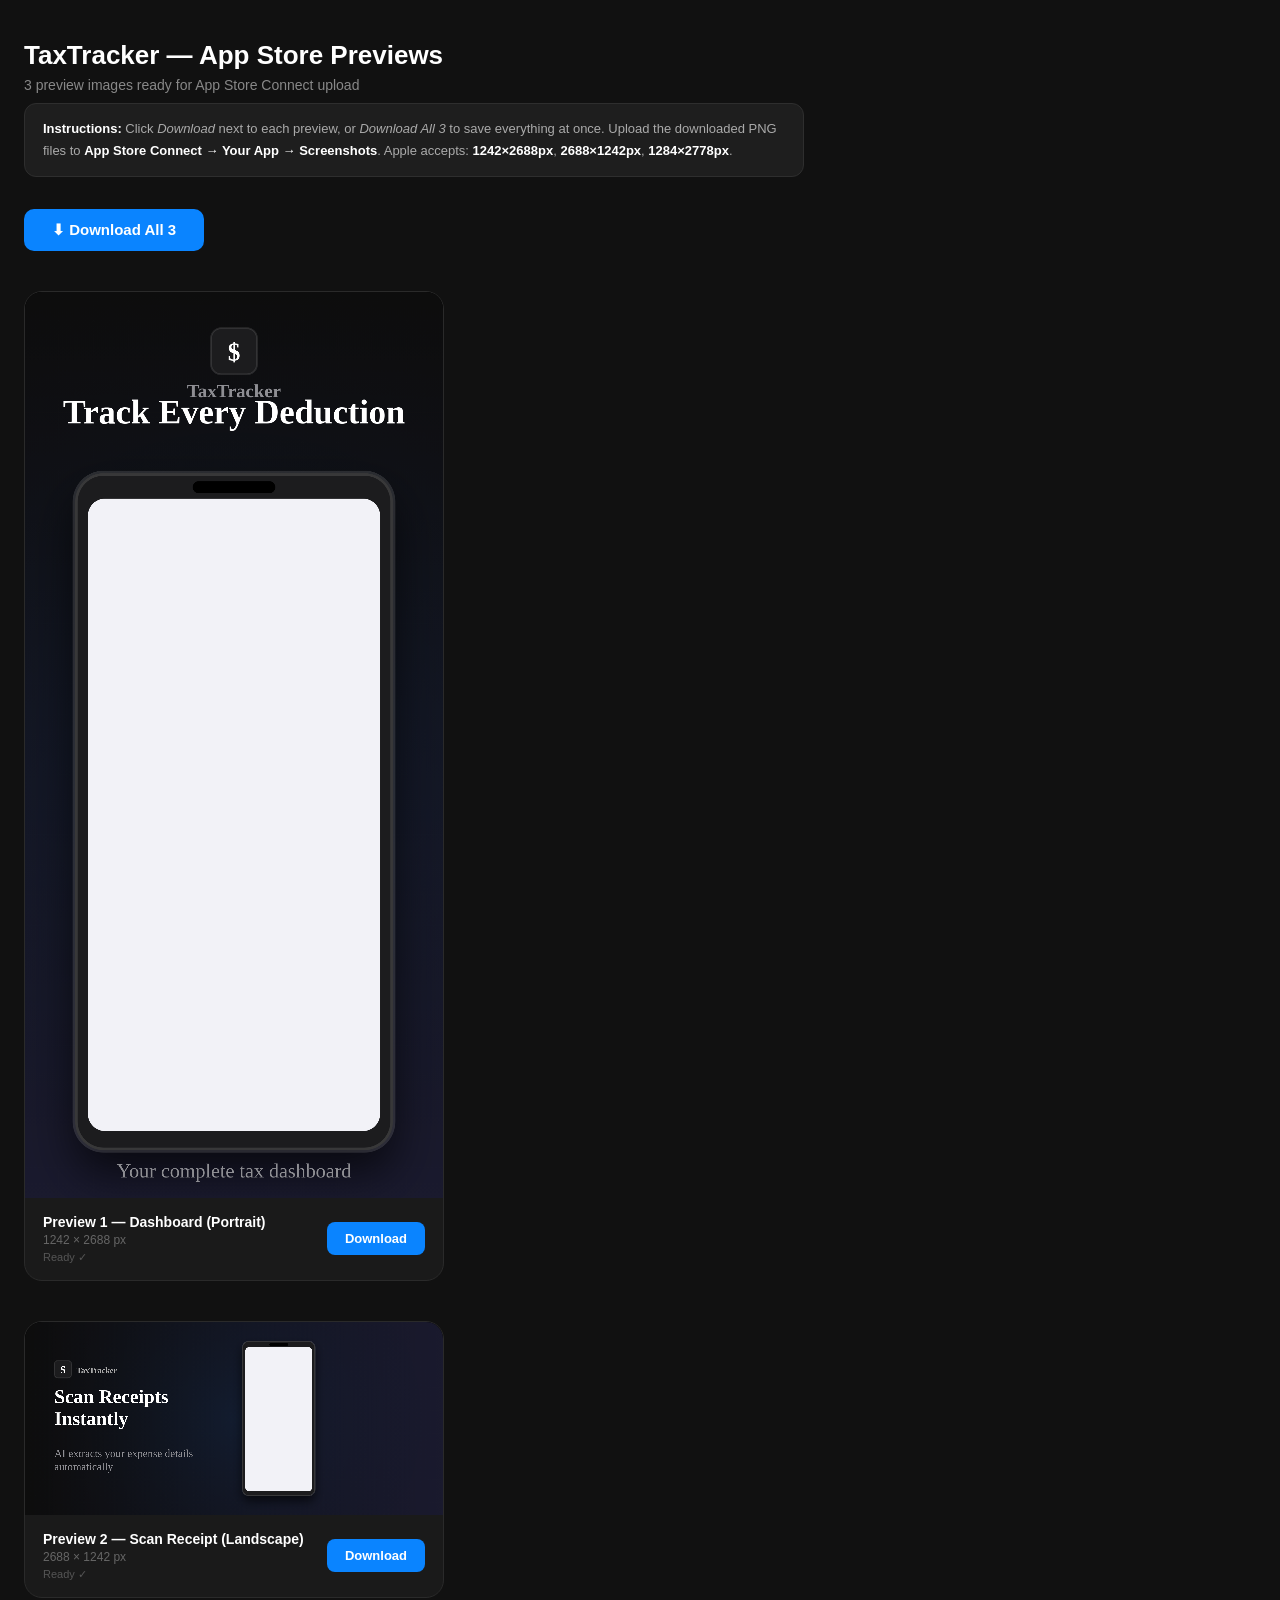
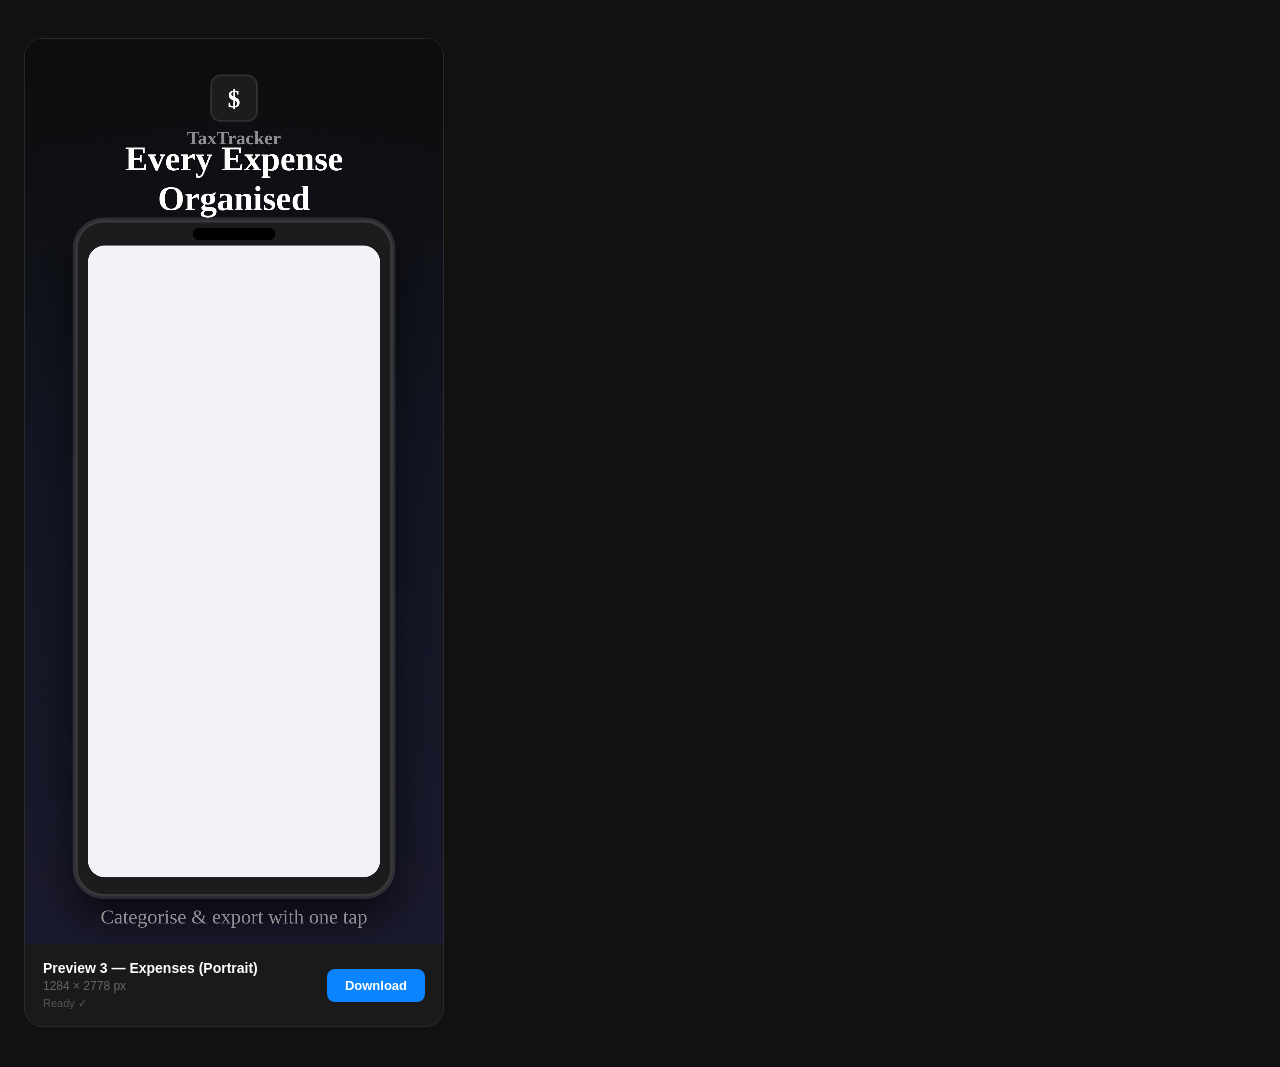
<file: public/appstore-previews.html>
<!DOCTYPE html>
<html lang="en">
<head>
<meta charset="UTF-8">
<title>TaxTracker – App Store Previews</title>
<style>
  * { margin: 0; padding: 0; box-sizing: border-box; }
  body {
    font-family: -apple-system, BlinkMacSystemFont, 'SF Pro Display', 'Segoe UI', sans-serif;
    background: #111;
    color: #fff;
    padding: 40px 24px;
    min-height: 100vh;
  }
  h1 { font-size: 26px; font-weight: 700; margin-bottom: 6px; }
  .subtitle { color: #888; font-size: 14px; margin-bottom: 10px; }
  .note {
    background: #1e1e1e;
    border: 1px solid #2e2e2e;
    border-radius: 12px;
    padding: 14px 18px;
    font-size: 13px;
    color: #aaa;
    line-height: 1.7;
    margin-bottom: 32px;
    max-width: 780px;
  }
  .note strong { color: #fff; }
  .btn-all {
    display: inline-flex;
    align-items: center;
    gap: 8px;
    padding: 12px 28px;
    background: #0a84ff;
    color: #fff;
    border: none;
    border-radius: 10px;
    font-size: 15px;
    font-weight: 700;
    cursor: pointer;
    margin-bottom: 40px;
    transition: background .2s;
  }
  .btn-all:hover { background: #007aeb; }
  .assets-grid {
    display: flex;
    flex-direction: column;
    gap: 40px;
    max-width: 420px;
  }
  .asset-card {
    background: #1a1a1a;
    border-radius: 18px;
    overflow: hidden;
    border: 1px solid #2a2a2a;
  }
  .canvas-wrap {
    width: 100%;
    aspect-ratio: 9 / 19.5;
    position: relative;
    background: #000;
    overflow: hidden;
  }
  .canvas-wrap.landscape { aspect-ratio: 19.5 / 9; }
  .canvas-wrap canvas {
    width: 100% !important;
    height: 100% !important;
    display: block;
  }
  .card-footer {
    padding: 16px 18px;
    display: flex;
    align-items: center;
    justify-content: space-between;
    gap: 12px;
  }
  .card-meta { flex: 1; }
  .card-title { font-size: 14px; font-weight: 600; margin-bottom: 3px; }
  .card-size { font-size: 12px; color: #666; }
  .btn-dl {
    padding: 9px 18px;
    background: #0a84ff;
    color: #fff;
    border: none;
    border-radius: 8px;
    font-size: 13px;
    font-weight: 600;
    cursor: pointer;
    white-space: nowrap;
    transition: background .2s;
  }
  .btn-dl:hover { background: #007aeb; }
  .btn-dl:disabled { background: #2e2e2e; color: #555; cursor: default; }
  .status { font-size: 11px; color: #555; margin-top: 4px; }
</style>
</head>
<body>

<h1>TaxTracker — App Store Previews</h1>
<p class="subtitle">3 preview images ready for App Store Connect upload</p>

<div class="note">
  <strong>Instructions:</strong> Click <em>Download</em> next to each preview, or <em>Download All 3</em> to save everything at once.
  Upload the downloaded PNG files to <strong>App Store Connect → Your App → Screenshots</strong>.
  Apple accepts: <strong>1242×2688px</strong>, <strong>2688×1242px</strong>, <strong>1284×2778px</strong>.
</div>

<button class="btn-all" onclick="downloadAll()">⬇ Download All 3</button>

<div class="assets-grid" id="grid"></div>

<script>
// ── Screen images from your real app captures ──────────────────────────────
const SCREENS = {
  dashboard: 'https://media.base44.com/images/public/696376c210ed2a7dd77824b7/024982add_generated_image.png',
  expenses:  'https://media.base44.com/images/public/696376c210ed2a7dd77824b7/a260718ca_generated_image.png',
  scan:      'https://media.base44.com/images/public/696376c210ed2a7dd77824b7/656d0263d_generated_image.png',
  vehicle:   'https://media.base44.com/images/public/696376c210ed2a7dd77824b7/cdc7f6e4a_generated_image.png',
  reports:   'https://media.base44.com/images/public/696376c210ed2a7dd77824b7/634bdbc49_generated_image.png',
};

// ── 3 preview definitions ──────────────────────────────────────────────────
const ASSETS = [
  {
    id: 'a1',
    title: 'Preview 1 — Dashboard (Portrait)',
    screen: 'dashboard',
    headline: 'Track Every Deduction',
    sub: 'Your complete tax dashboard',
    w: 1242, h: 2688,
    filename: 'taxtracker-preview-1242x2688.png',
    landscape: false,
  },
  {
    id: 'a2',
    title: 'Preview 2 — Scan Receipt (Landscape)',
    screen: 'scan',
    headline: 'Scan Receipts Instantly',
    sub: 'AI extracts your expense details automatically',
    w: 2688, h: 1242,
    filename: 'taxtracker-preview-2688x1242.png',
    landscape: true,
  },
  {
    id: 'a3',
    title: 'Preview 3 — Expenses (Portrait)',
    screen: 'expenses',
    headline: 'Every Expense Organised',
    sub: 'Categorise & export with one tap',
    w: 1284, h: 2778,
    filename: 'taxtracker-preview-1284x2778.png',
    landscape: false,
  },
];

// ── Helpers ────────────────────────────────────────────────────────────────
function loadImg(url) {
  return new Promise(resolve => {
    const img = new Image();
    img.crossOrigin = 'anonymous';
    img.onload = () => resolve(img);
    img.onerror = () => resolve(null);
    // cache-bust to avoid CORS issues
    img.src = url + (url.includes('?') ? '&' : '?') + '_t=' + Date.now();
  });
}

function rrect(ctx, x, y, w, h, r) {
  ctx.beginPath();
  ctx.moveTo(x + r, y);
  ctx.lineTo(x + w - r, y);
  ctx.arcTo(x + w, y,     x + w, y + r,     r);
  ctx.lineTo(x + w, y + h - r);
  ctx.arcTo(x + w, y + h, x + w - r, y + h, r);
  ctx.lineTo(x + r,  y + h);
  ctx.arcTo(x,  y + h, x,  y + h - r, r);
  ctx.lineTo(x,  y + r);
  ctx.arcTo(x,  y,     x + r, y,       r);
  ctx.closePath();
}

function drawWrappedText(ctx, text, cx, y, maxW, lineH) {
  const words = text.split(' ');
  let line = '';
  for (let i = 0; i < words.length; i++) {
    const test = line + words[i] + ' ';
    if (ctx.measureText(test).width > maxW && i > 0) {
      ctx.fillText(line.trim(), cx, y);
      line = words[i] + ' ';
      y += lineH;
    } else { line = test; }
  }
  ctx.fillText(line.trim(), cx, y);
}

// ── Draw phone mockup with screenshot inside ───────────────────────────────
function drawPhone(ctx, img, px, py, pw, ph) {
  const r = pw * 0.09;

  // Shadow
  ctx.save();
  ctx.shadowColor = 'rgba(0,0,0,0.65)';
  ctx.shadowBlur   = pw * 0.14;
  ctx.shadowOffsetY = pw * 0.07;
  rrect(ctx, px, py, pw, ph, r);
  ctx.fillStyle = '#1c1c1e';
  ctx.fill();
  ctx.restore();

  // Outer bezel
  ctx.save();
  rrect(ctx, px, py, pw, ph, r);
  ctx.fillStyle = '#1c1c1e';
  ctx.fill();
  ctx.strokeStyle = 'rgba(255,255,255,0.12)';
  ctx.lineWidth = pw * 0.016;
  ctx.stroke();
  ctx.restore();

  // Screen area
  const sx = px + pw * 0.04;
  const sy = py + pw * 0.08;
  const sw = pw * 0.92;
  const sh = ph - pw * 0.14;
  const sr = r * 0.6;

  ctx.save();
  rrect(ctx, sx, sy, sw, sh, sr);
  ctx.clip();
  if (img) {
    // cover-fit
    const ia = img.width / img.height;
    const sa = sw / sh;
    let dw, dh, dx, dy;
    if (ia > sa) { dh = sh; dw = dh * ia; dx = sx + (sw - dw) / 2; dy = sy; }
    else         { dw = sw; dh = dw / ia; dx = sx; dy = sy + (sh - dh) / 2; }
    ctx.drawImage(img, dx, dy, dw, dh);
  } else {
    ctx.fillStyle = '#f2f2f7';
    ctx.fillRect(sx, sy, sw, sh);
  }
  ctx.restore();

  // Dynamic Island
  ctx.save();
  ctx.fillStyle = '#000';
  const diW = pw * 0.26, diH = pw * 0.038;
  rrect(ctx, px + pw / 2 - diW / 2, py + pw * 0.025, diW, diH, diH / 2);
  ctx.fill();
  ctx.restore();
}

// ── Main render per asset ──────────────────────────────────────────────────
async function renderAsset(def, canvas) {
  const { w, h, screen, headline, sub, landscape } = def;
  canvas.width  = w;
  canvas.height = h;
  const ctx = canvas.getContext('2d');

  // Background
  const bg = ctx.createLinearGradient(0, 0, landscape ? w : 0, landscape ? 0 : h);
  bg.addColorStop(0, '#0d0d0d');
  bg.addColorStop(1, '#1a1a2e');
  ctx.fillStyle = bg;
  ctx.fillRect(0, 0, w, h);

  // Subtle radial glow
  const glow = ctx.createRadialGradient(w * 0.5, h * 0.5, 0, w * 0.5, h * 0.5, Math.max(w, h) * 0.6);
  glow.addColorStop(0, 'rgba(10,132,255,0.08)');
  glow.addColorStop(1, 'transparent');
  ctx.fillStyle = glow;
  ctx.fillRect(0, 0, w, h);

  const screenImg = await loadImg(SCREENS[screen]);

  if (landscape) {
    // ── Landscape layout ─────────────────────────────────────────────────
    const ph = h * 0.80;
    const pw = ph * 0.47;
    const px = w * 0.52;
    const py = (h - ph) / 2;

    drawPhone(ctx, screenImg, px, py, pw, ph);

    // Text block left
    const tx = w * 0.07;

    // Logo pill
    ctx.save();
    rrect(ctx, tx, h * 0.20, h * 0.09, h * 0.09, h * 0.02);
    ctx.fillStyle = '#1c1c1e';
    ctx.fill();
    ctx.strokeStyle = 'rgba(255,255,255,0.1)';
    ctx.lineWidth = h * 0.005;
    ctx.stroke();
    ctx.restore();
    ctx.fillStyle = '#fff';
    ctx.font = `bold ${h * 0.055}px -apple-system`;
    ctx.textAlign = 'center';
    ctx.fillText('$', tx + h * 0.045, h * 0.265);

    // App name
    ctx.textAlign = 'left';
    ctx.fillStyle = '#aaa';
    ctx.font = `600 ${h * 0.042}px -apple-system`;
    ctx.fillText('TaxTracker', tx + h * 0.115, h * 0.265);

    // Headline
    ctx.fillStyle = '#fff';
    ctx.font = `bold ${h * 0.10}px -apple-system`;
    drawWrappedText(ctx, headline, tx, h * 0.42, w * 0.40, h * 0.115);

    // Sub
    ctx.fillStyle = '#8e8e93';
    ctx.font = `${h * 0.056}px -apple-system`;
    drawWrappedText(ctx, sub, tx, h * 0.70, w * 0.40, h * 0.068);

  } else {
    // ── Portrait layout ──────────────────────────────────────────────────
    const pw = w * 0.76;
    const ph = pw / 0.47;
    const px = (w - pw) / 2;
    const py = h * 0.20;

    drawPhone(ctx, screenImg, px, py, pw, ph);

    // Top branding
    ctx.textAlign = 'center';

    // Logo mark
    const ls = w * 0.11;
    const lx = w / 2 - ls / 2;
    const ly = h * 0.04;
    ctx.save();
    rrect(ctx, lx, ly, ls, ls, ls * 0.22);
    ctx.fillStyle = '#1c1c1e';
    ctx.fill();
    ctx.strokeStyle = 'rgba(255,255,255,0.1)';
    ctx.lineWidth = ls * 0.04;
    ctx.stroke();
    ctx.restore();
    ctx.fillStyle = '#fff';
    ctx.font = `bold ${ls * 0.55}px -apple-system`;
    ctx.fillText('$', w / 2, ly + ls * 0.70);

    // App name under logo
    ctx.fillStyle = '#8e8e93';
    ctx.font = `600 ${w * 0.045}px -apple-system`;
    ctx.fillText('TaxTracker', w / 2, ly + ls + w * 0.055);

    // Headline above phone
    ctx.fillStyle = '#fff';
    ctx.font = `bold ${w * 0.082}px -apple-system`;
    drawWrappedText(ctx, headline, w / 2, h * 0.145, w * 0.88, w * 0.095);

    // Sub below phone
    const bottomY = py + ph + h * 0.03;
    ctx.fillStyle = '#8e8e93';
    ctx.font = `${w * 0.048}px -apple-system`;
    drawWrappedText(ctx, sub, w / 2, bottomY, w * 0.80, w * 0.058);

    ctx.textAlign = 'left';
  }
}

// ── Build UI cards ─────────────────────────────────────────────────────────
const grid = document.getElementById('grid');
const allCanvases = [];

ASSETS.forEach(def => {
  const card = document.createElement('div');
  card.className = 'asset-card';

  const wrap = document.createElement('div');
  wrap.className = def.landscape ? 'canvas-wrap landscape' : 'canvas-wrap';

  const canvas = document.createElement('canvas');
  wrap.appendChild(canvas);
  card.appendChild(wrap);

  const footer = document.createElement('div');
  footer.className = 'card-footer';
  footer.innerHTML = `
    <div class="card-meta">
      <div class="card-title">${def.title}</div>
      <div class="card-size">${def.w} × ${def.h} px</div>
      <div class="status" id="status-${def.id}">Rendering…</div>
    </div>
    <button class="btn-dl" id="btn-${def.id}" disabled>Download</button>
  `;
  card.appendChild(footer);
  grid.appendChild(card);

  renderAsset(def, canvas).then(() => {
    document.getElementById('status-' + def.id).textContent = 'Ready ✓';
    const btn = document.getElementById('btn-' + def.id);
    btn.disabled = false;
    btn.onclick = () => triggerDownload(canvas, def.filename);
  });

  allCanvases.push({ canvas, filename: def.filename });
});

function triggerDownload(canvas, filename) {
  const a = document.createElement('a');
  a.download = filename;
  a.href = canvas.toDataURL('image/png');
  a.click();
}

async function downloadAll() {
  for (const { canvas, filename } of allCanvases) {
    triggerDownload(canvas, filename);
    await new Promise(r => setTimeout(r, 400));
  }
}
</script>
</body>
</html>
</file>
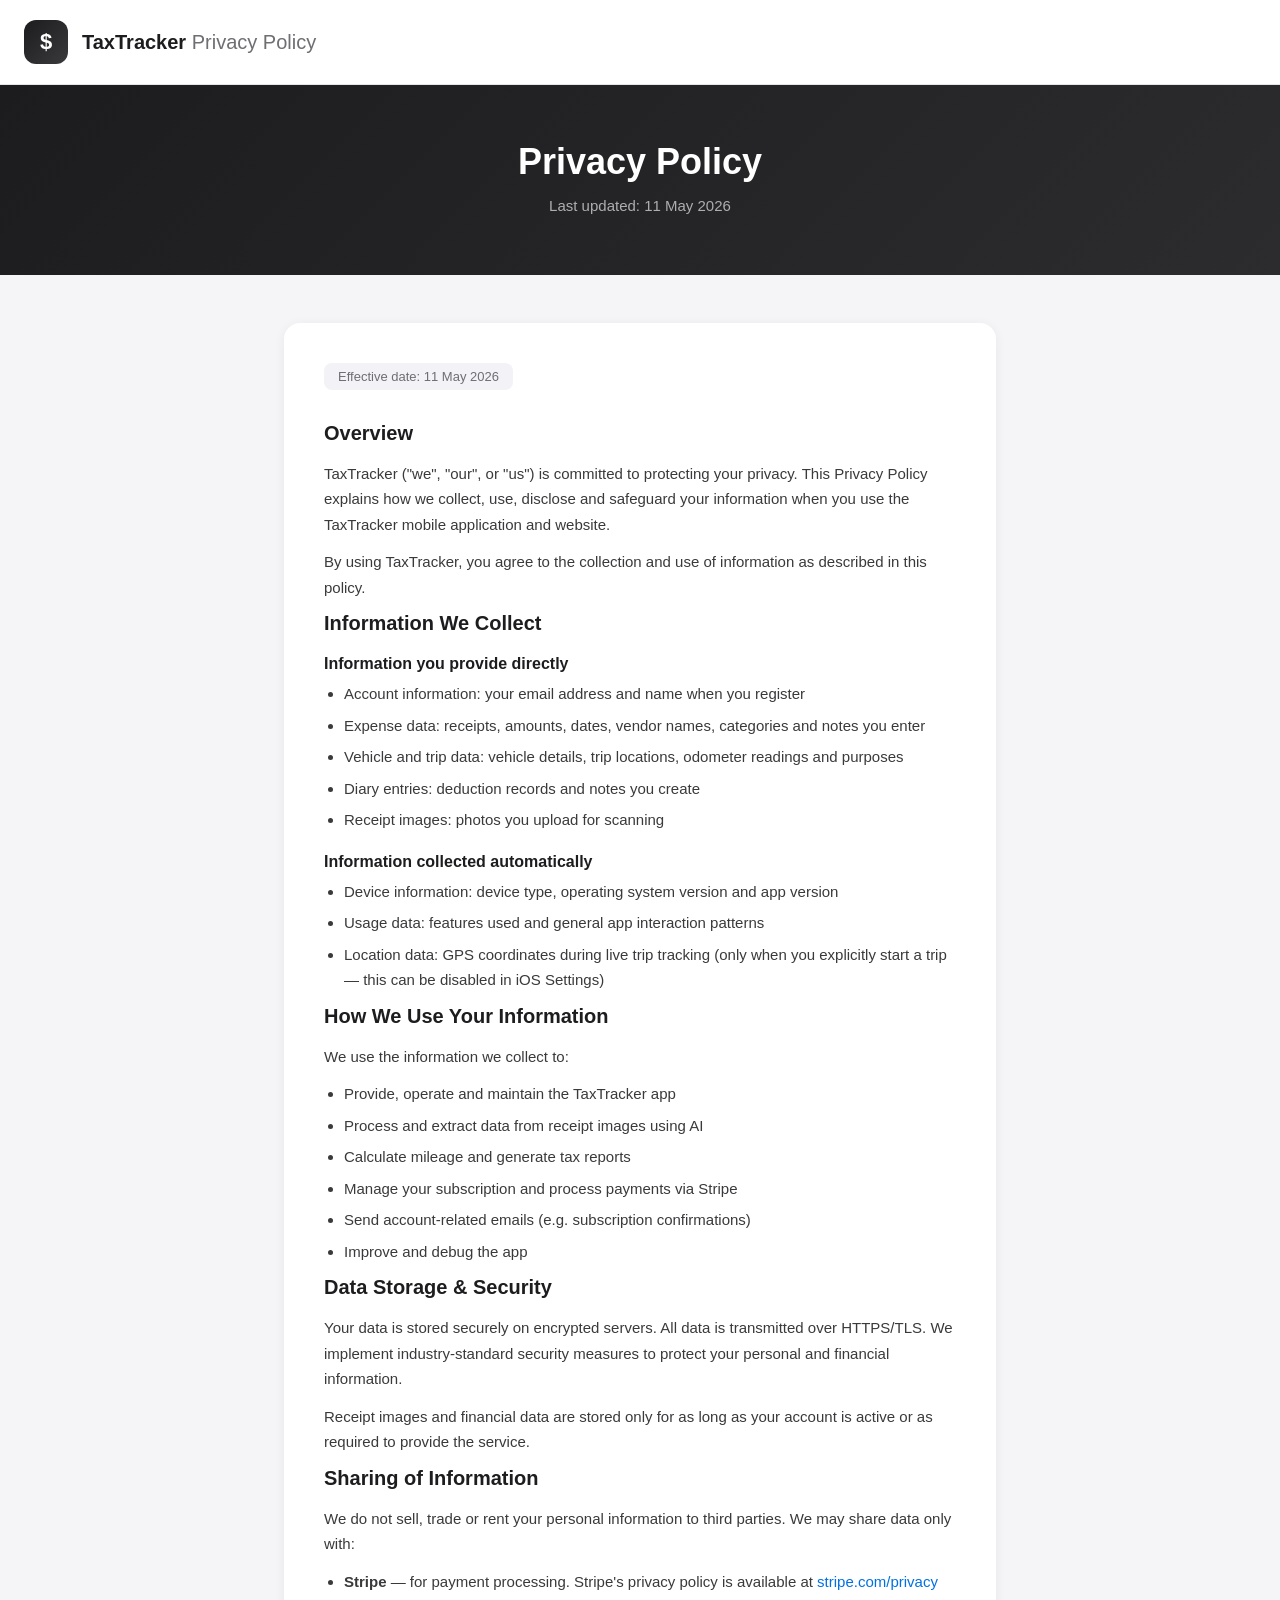
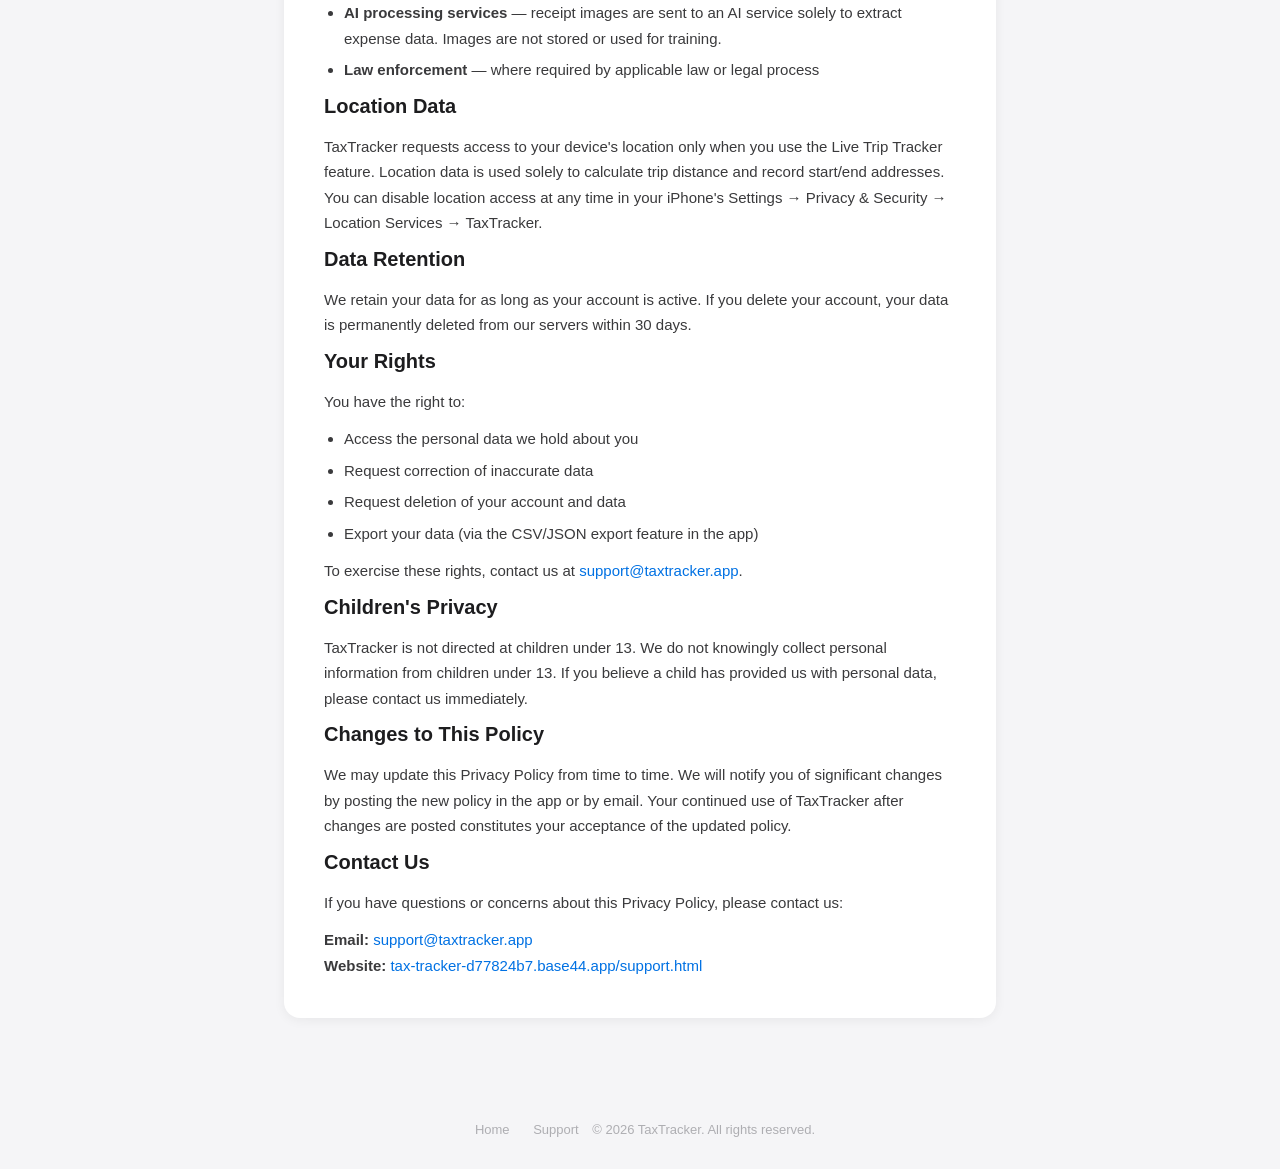
<file: public/privacy.html>
<!DOCTYPE html>
<html lang="en">
<head>
  <meta charset="UTF-8" />
  <meta name="viewport" content="width=device-width, initial-scale=1.0" />
  <title>Privacy Policy — TaxTracker</title>
  <style>
    * { margin: 0; padding: 0; box-sizing: border-box; }
    body { font-family: -apple-system, BlinkMacSystemFont, 'Segoe UI', sans-serif; background: #f5f5f7; color: #1d1d1f; }

    header {
      background: #fff;
      border-bottom: 1px solid #e5e5e5;
      padding: 20px 24px;
      display: flex; align-items: center; gap: 14px;
    }
    .logo {
      width: 44px; height: 44px;
      background: linear-gradient(135deg, #1c1c1e, #3a3a3c);
      border-radius: 12px;
      display: flex; align-items: center; justify-content: center;
      font-size: 22px; color: #fff; font-weight: 700;
    }
    .brand { font-size: 20px; font-weight: 700; }
    .brand span { font-weight: 400; color: #6e6e73; }

    .hero {
      background: linear-gradient(135deg, #1c1c1e 0%, #2c2c2e 100%);
      color: #fff;
      padding: 56px 24px;
      text-align: center;
    }
    .hero h1 { font-size: 36px; font-weight: 800; margin-bottom: 10px; }
    .hero p { color: #aeaeb2; font-size: 15px; }

    .container { max-width: 760px; margin: 0 auto; padding: 48px 24px; }

    .card {
      background: #fff;
      border-radius: 16px;
      padding: 40px;
      margin-bottom: 24px;
      box-shadow: 0 2px 12px rgba(0,0,0,0.06);
    }

    h2 { font-size: 20px; font-weight: 700; margin-bottom: 16px; color: #1d1d1f; }
    h3 { font-size: 16px; font-weight: 600; margin: 20px 0 8px; color: #1d1d1f; }
    p { font-size: 15px; color: #3a3a3c; line-height: 1.7; margin-bottom: 12px; }
    p:last-child { margin-bottom: 0; }
    ul { padding-left: 20px; margin-bottom: 12px; }
    ul li { font-size: 15px; color: #3a3a3c; line-height: 1.7; margin-bottom: 6px; }
    a { color: #0071e3; text-decoration: none; }
    a:hover { text-decoration: underline; }

    .updated {
      display: inline-block;
      background: #f2f2f7;
      border-radius: 8px;
      padding: 6px 14px;
      font-size: 13px;
      color: #6e6e73;
      margin-bottom: 32px;
    }

    footer {
      text-align: center;
      padding: 32px 24px;
      color: #aeaeb2;
      font-size: 13px;
    }
    footer a { color: #aeaeb2; text-decoration: none; margin: 0 10px; }
    footer a:hover { color: #1d1d1f; }
  </style>
</head>
<body>

  <header>
    <div class="logo">$</div>
    <div>
      <div class="brand">TaxTracker <span>Privacy Policy</span></div>
    </div>
  </header>

  <div class="hero">
    <h1>Privacy Policy</h1>
    <p>Last updated: 11 May 2026</p>
  </div>

  <div class="container">
    <div class="card">

      <span class="updated">Effective date: 11 May 2026</span>

      <h2>Overview</h2>
      <p>TaxTracker ("we", "our", or "us") is committed to protecting your privacy. This Privacy Policy explains how we collect, use, disclose and safeguard your information when you use the TaxTracker mobile application and website.</p>
      <p>By using TaxTracker, you agree to the collection and use of information as described in this policy.</p>

      <h2>Information We Collect</h2>

      <h3>Information you provide directly</h3>
      <ul>
        <li>Account information: your email address and name when you register</li>
        <li>Expense data: receipts, amounts, dates, vendor names, categories and notes you enter</li>
        <li>Vehicle and trip data: vehicle details, trip locations, odometer readings and purposes</li>
        <li>Diary entries: deduction records and notes you create</li>
        <li>Receipt images: photos you upload for scanning</li>
      </ul>

      <h3>Information collected automatically</h3>
      <ul>
        <li>Device information: device type, operating system version and app version</li>
        <li>Usage data: features used and general app interaction patterns</li>
        <li>Location data: GPS coordinates during live trip tracking (only when you explicitly start a trip — this can be disabled in iOS Settings)</li>
      </ul>

      <h2>How We Use Your Information</h2>
      <p>We use the information we collect to:</p>
      <ul>
        <li>Provide, operate and maintain the TaxTracker app</li>
        <li>Process and extract data from receipt images using AI</li>
        <li>Calculate mileage and generate tax reports</li>
        <li>Manage your subscription and process payments via Stripe</li>
        <li>Send account-related emails (e.g. subscription confirmations)</li>
        <li>Improve and debug the app</li>
      </ul>

      <h2>Data Storage & Security</h2>
      <p>Your data is stored securely on encrypted servers. All data is transmitted over HTTPS/TLS. We implement industry-standard security measures to protect your personal and financial information.</p>
      <p>Receipt images and financial data are stored only for as long as your account is active or as required to provide the service.</p>

      <h2>Sharing of Information</h2>
      <p>We do not sell, trade or rent your personal information to third parties. We may share data only with:</p>
      <ul>
        <li><strong>Stripe</strong> — for payment processing. Stripe's privacy policy is available at <a href="https://stripe.com/privacy" target="_blank">stripe.com/privacy</a></li>
        <li><strong>AI processing services</strong> — receipt images are sent to an AI service solely to extract expense data. Images are not stored or used for training.</li>
        <li><strong>Law enforcement</strong> — where required by applicable law or legal process</li>
      </ul>

      <h2>Location Data</h2>
      <p>TaxTracker requests access to your device's location only when you use the Live Trip Tracker feature. Location data is used solely to calculate trip distance and record start/end addresses. You can disable location access at any time in your iPhone's Settings → Privacy & Security → Location Services → TaxTracker.</p>

      <h2>Data Retention</h2>
      <p>We retain your data for as long as your account is active. If you delete your account, your data is permanently deleted from our servers within 30 days.</p>

      <h2>Your Rights</h2>
      <p>You have the right to:</p>
      <ul>
        <li>Access the personal data we hold about you</li>
        <li>Request correction of inaccurate data</li>
        <li>Request deletion of your account and data</li>
        <li>Export your data (via the CSV/JSON export feature in the app)</li>
      </ul>
      <p>To exercise these rights, contact us at <a href="mailto:support@taxtracker.app">support@taxtracker.app</a>.</p>

      <h2>Children's Privacy</h2>
      <p>TaxTracker is not directed at children under 13. We do not knowingly collect personal information from children under 13. If you believe a child has provided us with personal data, please contact us immediately.</p>

      <h2>Changes to This Policy</h2>
      <p>We may update this Privacy Policy from time to time. We will notify you of significant changes by posting the new policy in the app or by email. Your continued use of TaxTracker after changes are posted constitutes your acceptance of the updated policy.</p>

      <h2>Contact Us</h2>
      <p>If you have questions or concerns about this Privacy Policy, please contact us:</p>
      <p>
        <strong>Email:</strong> <a href="mailto:support@taxtracker.app">support@taxtracker.app</a><br/>
        <strong>Website:</strong> <a href="https://tax-tracker-d77824b7.base44.app/support.html">tax-tracker-d77824b7.base44.app/support.html</a>
      </p>

    </div>
  </div>

  <footer>
    <a href="/">Home</a>
    <a href="/support.html">Support</a>
    &copy; 2026 TaxTracker. All rights reserved.
  </footer>

</body>
</html>
</file>
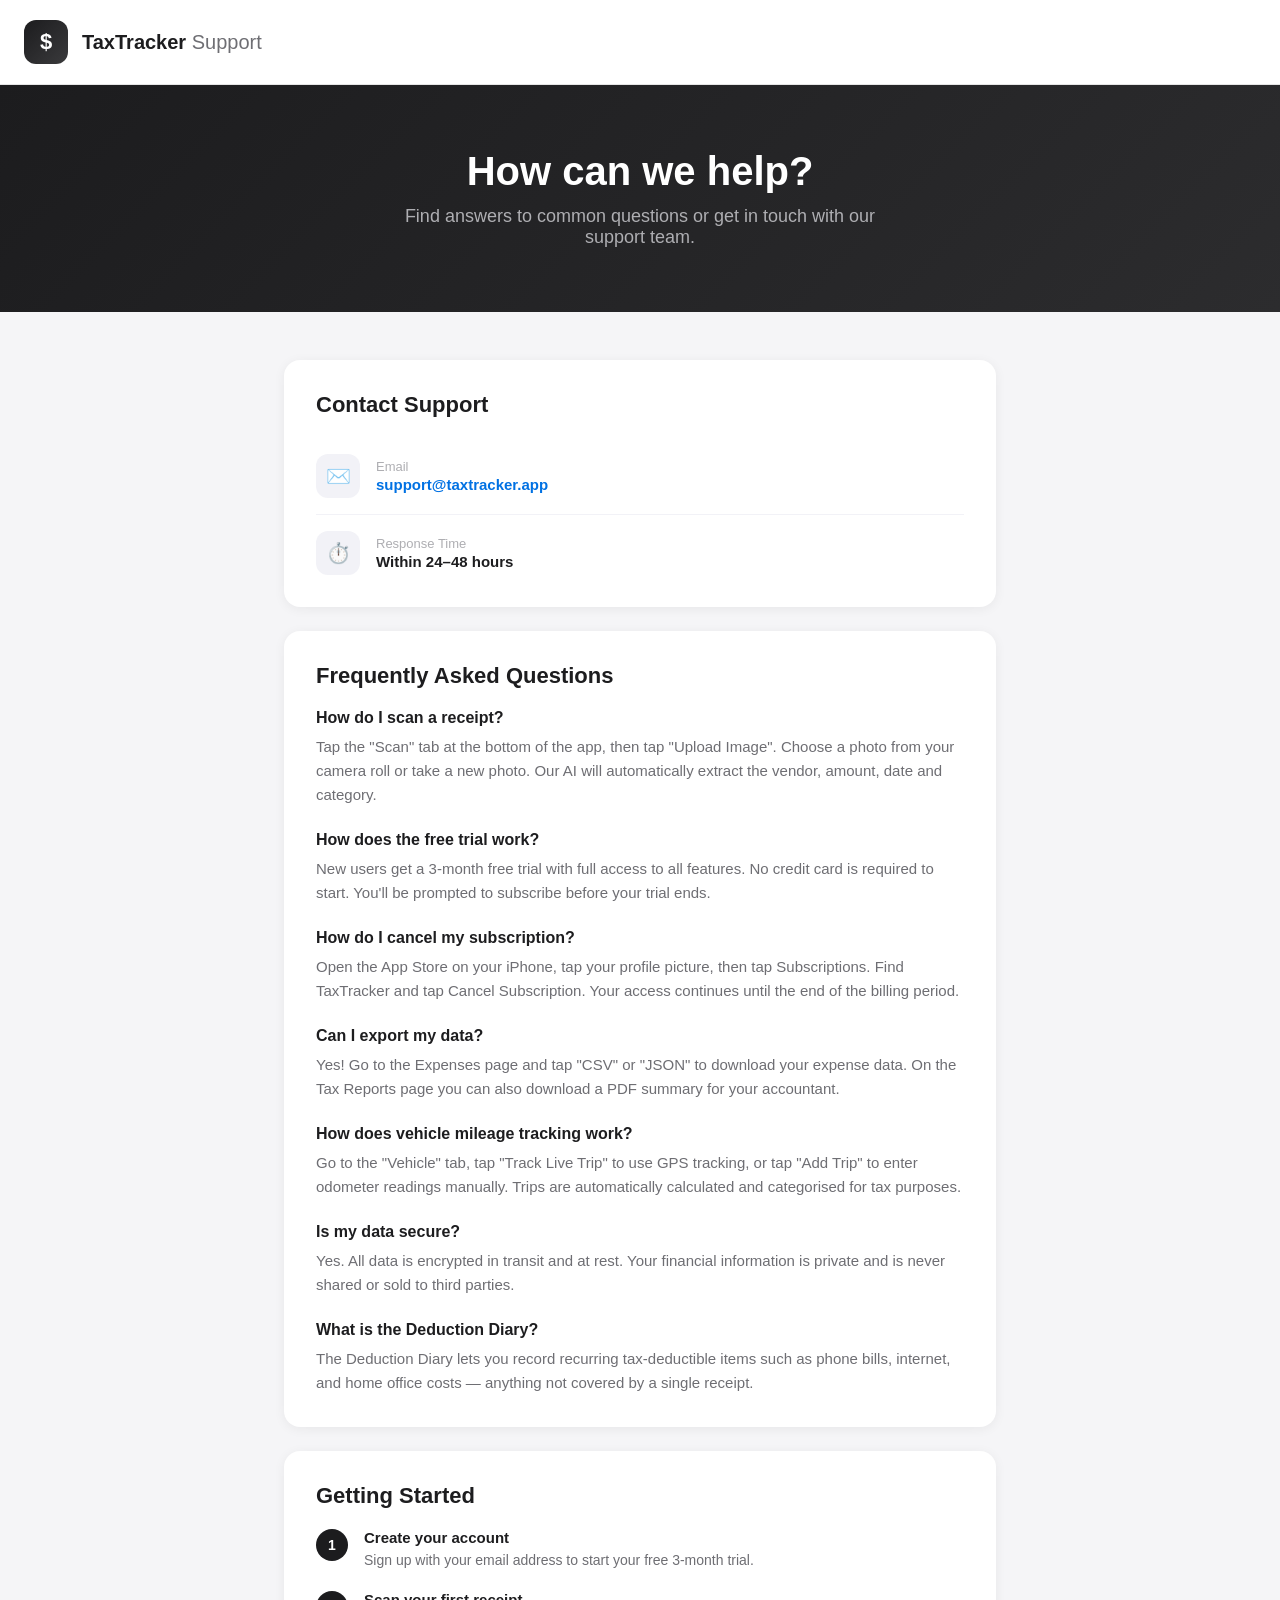
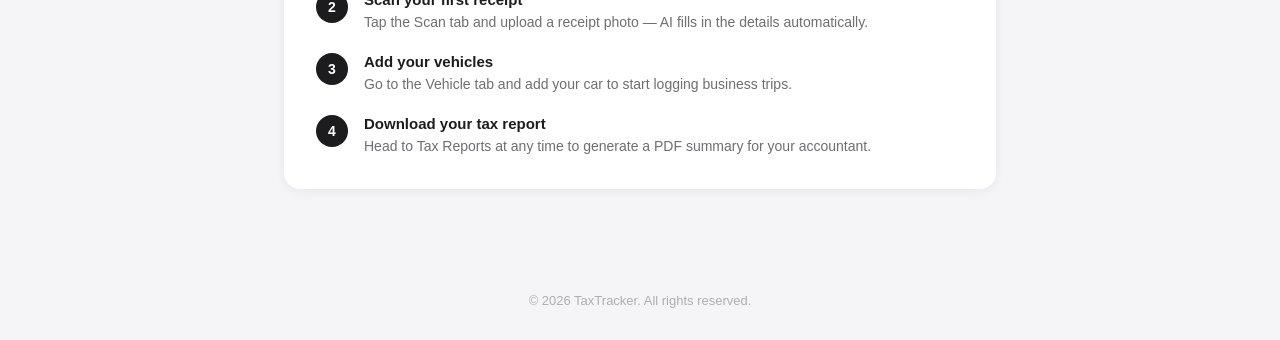
<file: public/support.html>
<!DOCTYPE html>
<html lang="en">
<head>
  <meta charset="UTF-8" />
  <meta name="viewport" content="width=device-width, initial-scale=1.0" />
  <title>TaxTracker Support</title>
  <style>
    * { margin: 0; padding: 0; box-sizing: border-box; }
    body { font-family: -apple-system, BlinkMacSystemFont, 'Segoe UI', sans-serif; background: #f5f5f7; color: #1d1d1f; }

    header {
      background: #fff;
      border-bottom: 1px solid #e5e5e5;
      padding: 20px 24px;
      display: flex;
      align-items: center;
      gap: 14px;
    }
    .logo {
      width: 44px; height: 44px;
      background: linear-gradient(135deg, #1c1c1e, #3a3a3c);
      border-radius: 12px;
      display: flex; align-items: center; justify-content: center;
      font-size: 22px; color: #fff; font-weight: 700;
    }
    .brand { font-size: 20px; font-weight: 700; color: #1d1d1f; }
    .brand span { font-weight: 400; color: #6e6e73; }

    .hero {
      background: linear-gradient(135deg, #1c1c1e 0%, #2c2c2e 100%);
      color: #fff;
      padding: 64px 24px;
      text-align: center;
    }
    .hero h1 { font-size: 40px; font-weight: 700; margin-bottom: 12px; }
    .hero p { font-size: 18px; color: #aeaeb2; max-width: 520px; margin: 0 auto; }

    .container { max-width: 760px; margin: 0 auto; padding: 48px 24px; }

    .card {
      background: #fff;
      border-radius: 16px;
      padding: 32px;
      margin-bottom: 24px;
      box-shadow: 0 2px 12px rgba(0,0,0,0.06);
    }
    .card h2 { font-size: 22px; font-weight: 700; margin-bottom: 20px; color: #1d1d1f; }

    .faq-item { margin-bottom: 24px; }
    .faq-item:last-child { margin-bottom: 0; }
    .faq-item h3 { font-size: 16px; font-weight: 600; margin-bottom: 8px; color: #1d1d1f; }
    .faq-item p { font-size: 15px; color: #6e6e73; line-height: 1.6; }

    .contact-item {
      display: flex;
      align-items: center;
      gap: 16px;
      padding: 16px 0;
      border-bottom: 1px solid #f2f2f7;
    }
    .contact-item:last-child { border-bottom: none; padding-bottom: 0; }
    .contact-icon {
      width: 44px; height: 44px;
      background: #f2f2f7;
      border-radius: 12px;
      display: flex; align-items: center; justify-content: center;
      font-size: 20px; flex-shrink: 0;
    }
    .contact-label { font-size: 13px; color: #aeaeb2; margin-bottom: 2px; }
    .contact-value { font-size: 15px; font-weight: 600; color: #1d1d1f; }
    .contact-value a { color: #0071e3; text-decoration: none; }
    .contact-value a:hover { text-decoration: underline; }

    .steps { counter-reset: steps; }
    .step {
      display: flex; gap: 16px; margin-bottom: 20px;
    }
    .step:last-child { margin-bottom: 0; }
    .step-num {
      width: 32px; height: 32px;
      background: #1c1c1e; color: #fff;
      border-radius: 50%;
      display: flex; align-items: center; justify-content: center;
      font-size: 14px; font-weight: 700; flex-shrink: 0;
    }
    .step-text h4 { font-size: 15px; font-weight: 600; margin-bottom: 4px; }
    .step-text p { font-size: 14px; color: #6e6e73; line-height: 1.5; }

    footer {
      text-align: center;
      padding: 32px 24px;
      color: #aeaeb2;
      font-size: 13px;
    }
  </style>
</head>
<body>

  <header>
    <div class="logo">$</div>
    <div>
      <div class="brand">TaxTracker <span>Support</span></div>
    </div>
  </header>

  <div class="hero">
    <h1>How can we help?</h1>
    <p>Find answers to common questions or get in touch with our support team.</p>
  </div>

  <div class="container">

    <!-- Contact -->
    <div class="card">
      <h2>Contact Support</h2>
      <div class="contact-item">
        <div class="contact-icon">✉️</div>
        <div>
          <div class="contact-label">Email</div>
          <div class="contact-value"><a href="mailto:support@taxtracker.app">support@taxtracker.app</a></div>
        </div>
      </div>
      <div class="contact-item">
        <div class="contact-icon">⏱️</div>
        <div>
          <div class="contact-label">Response Time</div>
          <div class="contact-value">Within 24–48 hours</div>
        </div>
      </div>
    </div>

    <!-- FAQ -->
    <div class="card">
      <h2>Frequently Asked Questions</h2>

      <div class="faq-item">
        <h3>How do I scan a receipt?</h3>
        <p>Tap the "Scan" tab at the bottom of the app, then tap "Upload Image". Choose a photo from your camera roll or take a new photo. Our AI will automatically extract the vendor, amount, date and category.</p>
      </div>

      <div class="faq-item">
        <h3>How does the free trial work?</h3>
        <p>New users get a 3-month free trial with full access to all features. No credit card is required to start. You'll be prompted to subscribe before your trial ends.</p>
      </div>

      <div class="faq-item">
        <h3>How do I cancel my subscription?</h3>
        <p>Open the App Store on your iPhone, tap your profile picture, then tap Subscriptions. Find TaxTracker and tap Cancel Subscription. Your access continues until the end of the billing period.</p>
      </div>

      <div class="faq-item">
        <h3>Can I export my data?</h3>
        <p>Yes! Go to the Expenses page and tap "CSV" or "JSON" to download your expense data. On the Tax Reports page you can also download a PDF summary for your accountant.</p>
      </div>

      <div class="faq-item">
        <h3>How does vehicle mileage tracking work?</h3>
        <p>Go to the "Vehicle" tab, tap "Track Live Trip" to use GPS tracking, or tap "Add Trip" to enter odometer readings manually. Trips are automatically calculated and categorised for tax purposes.</p>
      </div>

      <div class="faq-item">
        <h3>Is my data secure?</h3>
        <p>Yes. All data is encrypted in transit and at rest. Your financial information is private and is never shared or sold to third parties.</p>
      </div>

      <div class="faq-item">
        <h3>What is the Deduction Diary?</h3>
        <p>The Deduction Diary lets you record recurring tax-deductible items such as phone bills, internet, and home office costs — anything not covered by a single receipt.</p>
      </div>
    </div>

    <!-- Getting Started -->
    <div class="card">
      <h2>Getting Started</h2>
      <div class="steps">
        <div class="step">
          <div class="step-num">1</div>
          <div class="step-text">
            <h4>Create your account</h4>
            <p>Sign up with your email address to start your free 3-month trial.</p>
          </div>
        </div>
        <div class="step">
          <div class="step-num">2</div>
          <div class="step-text">
            <h4>Scan your first receipt</h4>
            <p>Tap the Scan tab and upload a receipt photo — AI fills in the details automatically.</p>
          </div>
        </div>
        <div class="step">
          <div class="step-num">3</div>
          <div class="step-text">
            <h4>Add your vehicles</h4>
            <p>Go to the Vehicle tab and add your car to start logging business trips.</p>
          </div>
        </div>
        <div class="step">
          <div class="step-num">4</div>
          <div class="step-text">
            <h4>Download your tax report</h4>
            <p>Head to Tax Reports at any time to generate a PDF summary for your accountant.</p>
          </div>
        </div>
      </div>
    </div>

  </div>

  <footer>
    &copy; 2026 TaxTracker. All rights reserved.
  </footer>

</body>
</html>
</file>
